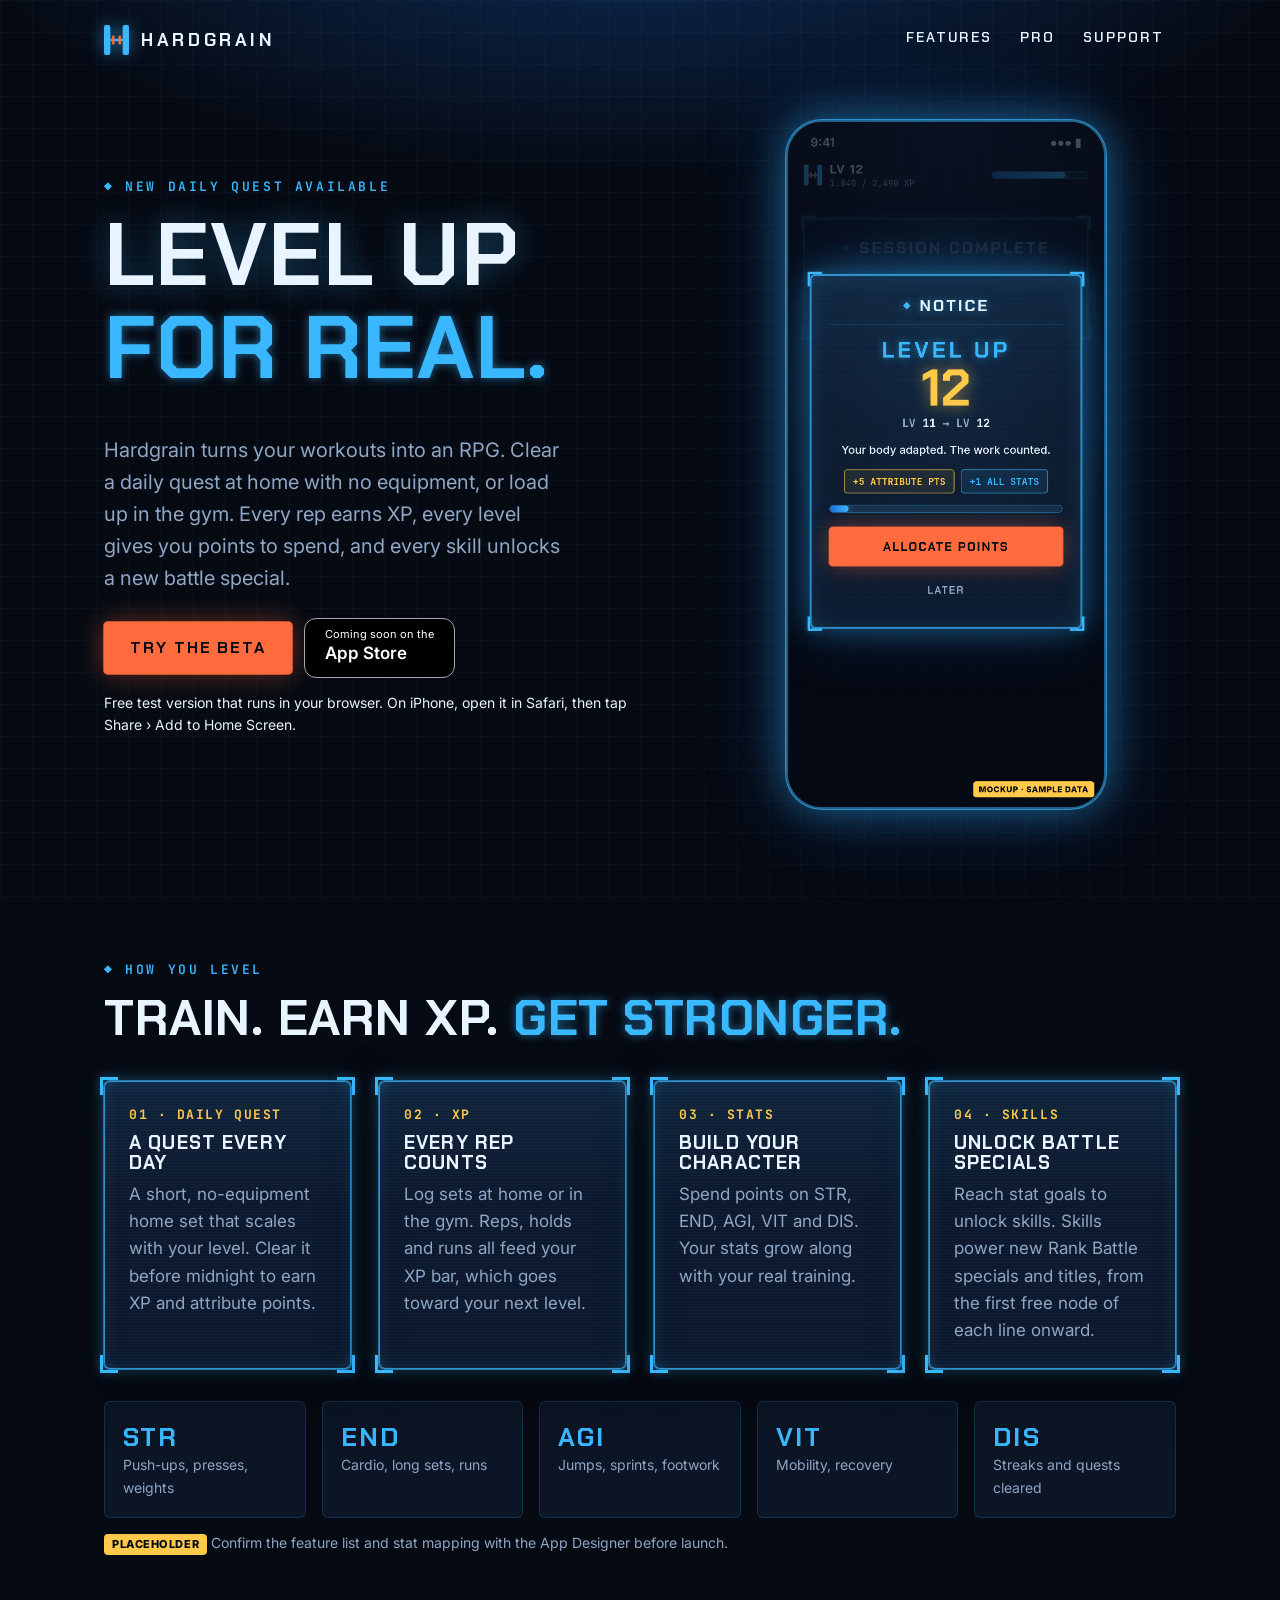
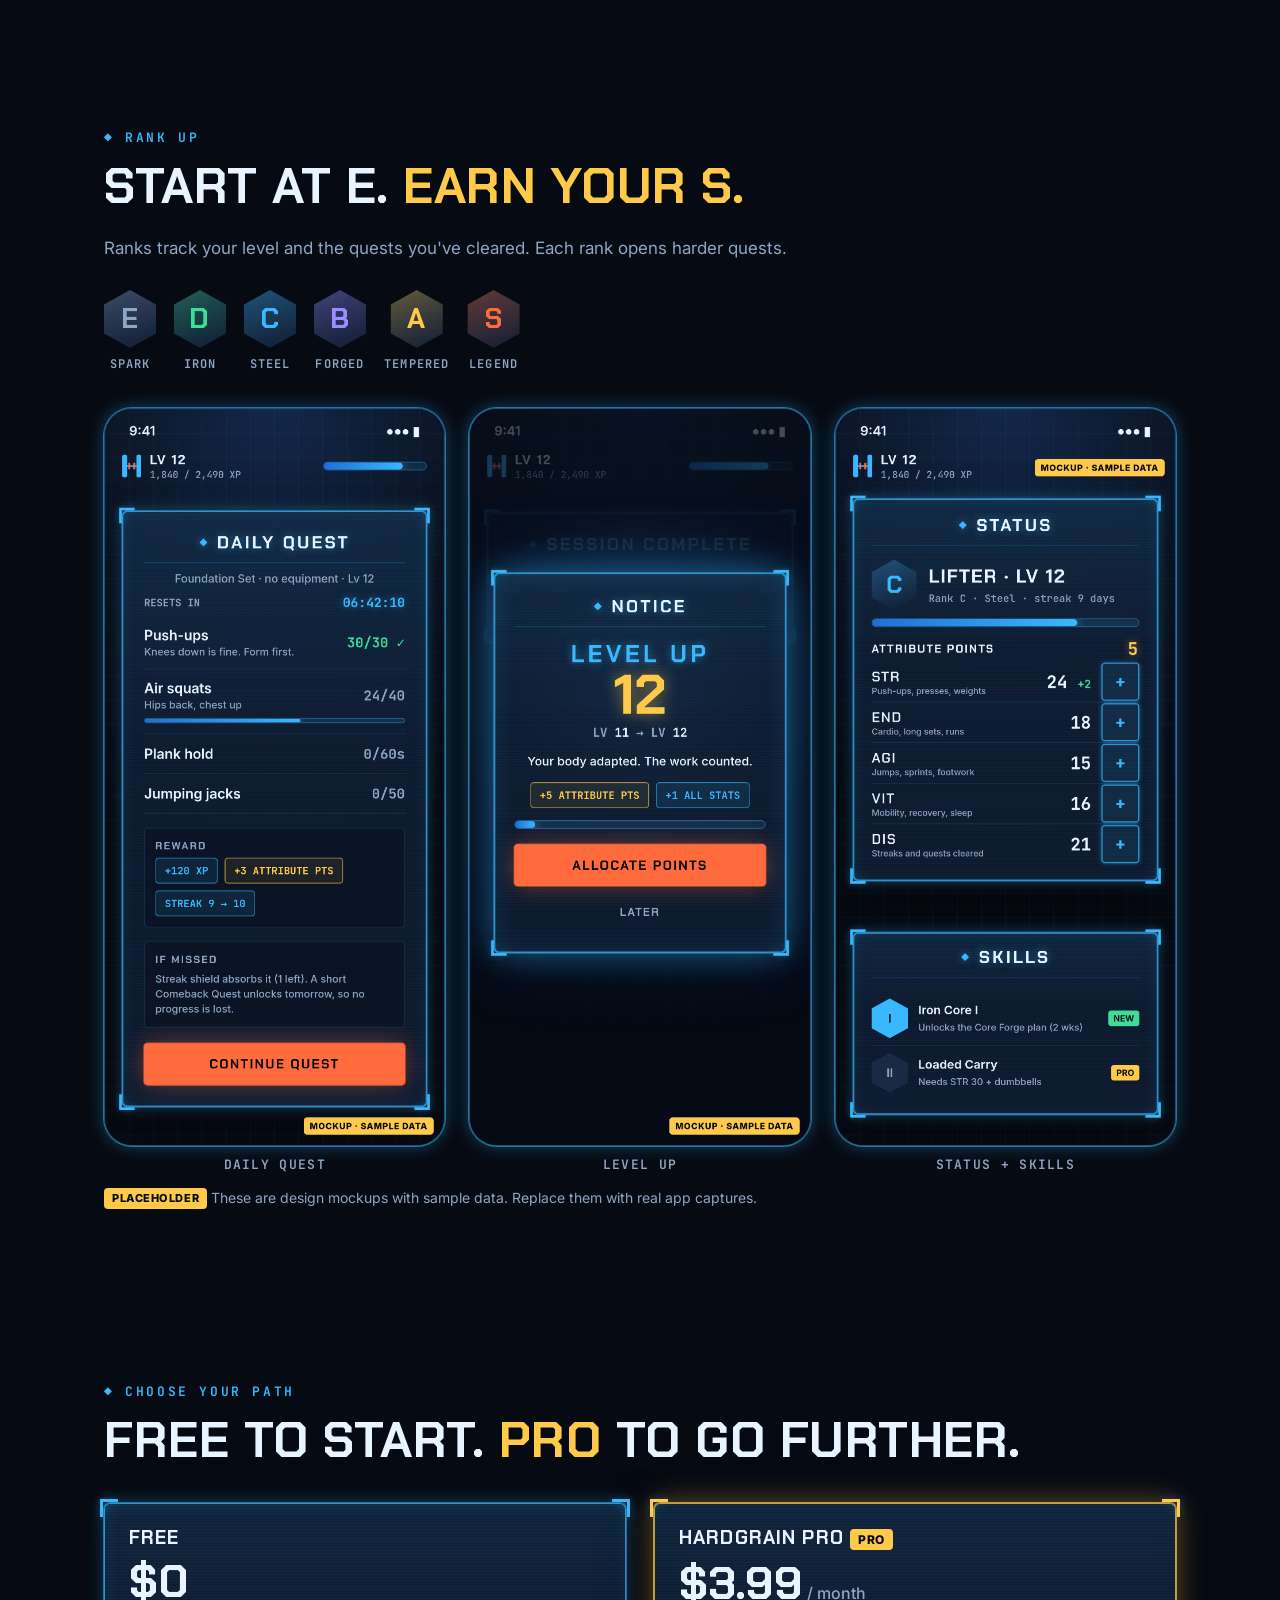
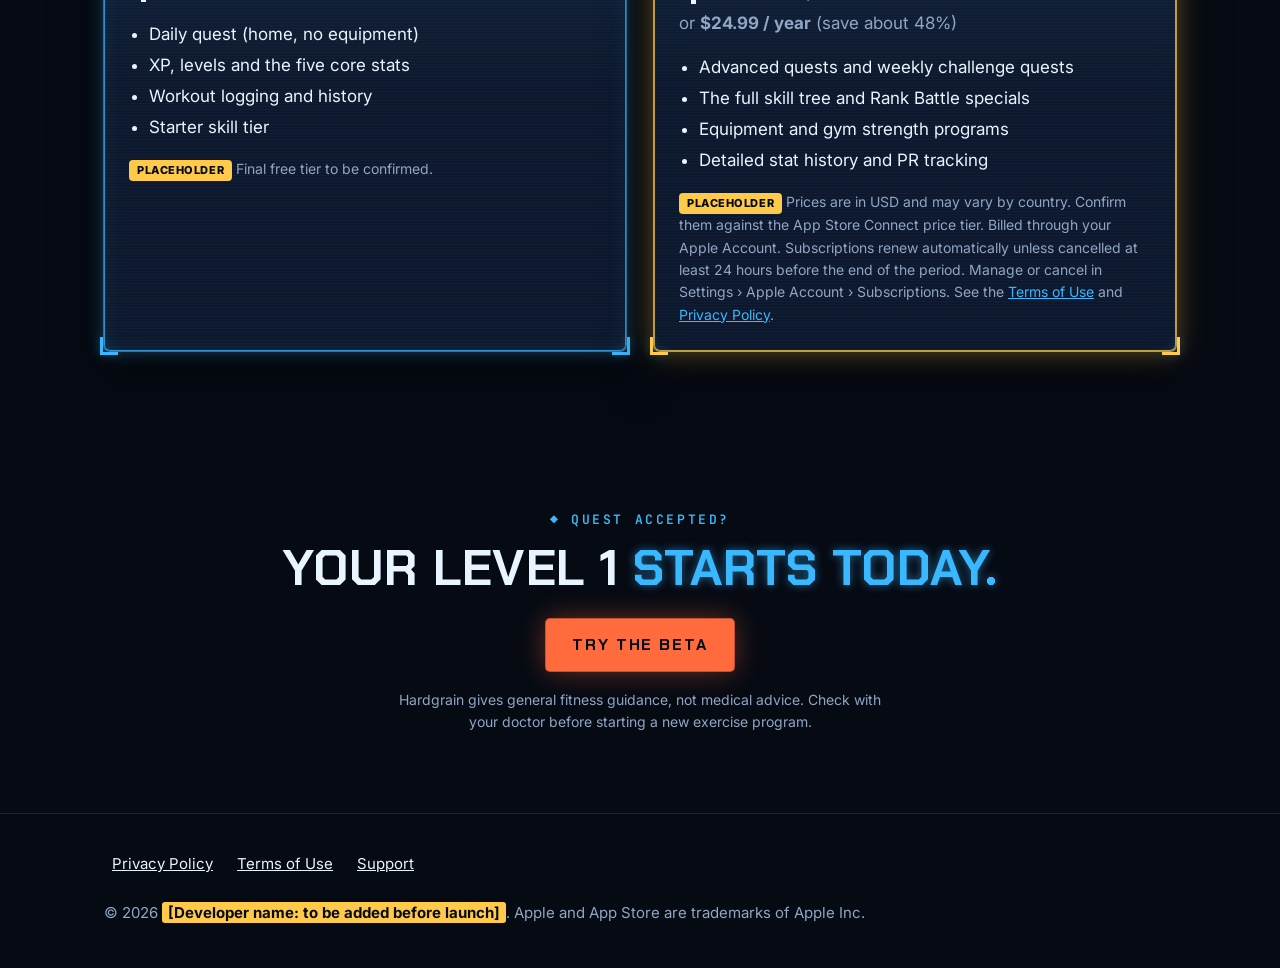
<file: index.html>
<!doctype html><html lang="en"><head><meta charset="utf-8"><meta name="viewport" content="width=device-width,initial-scale=1"><link rel="preconnect" href="https://fonts.googleapis.com"><link rel="preconnect" href="https://fonts.gstatic.com" crossorigin><link href="https://fonts.googleapis.com/css2?family=Chakra+Petch:wght@500;600;700&family=Inter:wght@400..800&family=JetBrains+Mono:wght@500;700&display=swap" rel="stylesheet"><meta name="theme-color" content="#060A13"><link rel="stylesheet" href="styles.css"><link rel="icon" href="hardgrain-mark.svg" type="image/svg+xml"><link rel="apple-touch-icon" href="apple-touch-icon.png"><link rel="icon" type="image/png" sizes="32x32" href="favicon-32.png"><title>Hardgrain: Level Up Your Workouts</title><meta name="description" content="Hardgrain turns workouts into an RPG: daily quests, XP, stats and skills, at home or in the gym."></head><body>
<header class="wrap nav"><a class="brand" href="index.html"><img src="hardgrain-mark.svg" alt="" width="25" height="30">Hardgrain</a><nav aria-label="Main"><ul><li><a href="index.html#features">Features</a></li><li><a href="index.html#pro">Pro</a></li><li><a href="support.html">Support</a></li></ul></nav></header>
<main>
<section class="wrap hero" aria-labelledby="h" style="padding-top:40px">
 <div>
  <span class="eyebrow">◆ New daily quest available</span>
  <h1 id="h">Level up<br><span class="hl">for real.</span></h1>
  <p class="lede">Hardgrain turns your workouts into an RPG. Clear a daily quest at home with no equipment, or load up in the gym. Every rep earns XP, every level gives you points to spend, and every skill unlocks a new battle special.</p>
  <div class="ctas"><a class="btn btn-primary" href="/app/">Try the beta</a><a class="badge" href="#" aria-label="App Store (coming soon)"><span><small>Coming soon on the</small>App Store</span></a></div>
  <p class="fine">Free test version that runs in your browser. On iPhone, open it in Safari, then tap Share › Add to Home Screen.</p>
 </div>
 <div class="shot"><img src="hardgrain-mockup-levelup-1179x2556.png" alt="Hardgrain level-up screen showing Level 12 and five attribute points to allocate" width="1179" height="2556"></div>
</section>

<section id="features" aria-labelledby="f"><div class="wrap">
 <span class="eyebrow">◆ How you level</span>
 <h2 id="f">Train. Earn XP. <span class="hl">Get stronger.</span></h2>
 <div class="grid">
  <div class="system-window"><span class="ic">01 · DAILY QUEST</span><h3>A quest every day</h3><p>A short, no-equipment home set that scales with your level. Clear it before midnight to earn XP and attribute points.</p></div>
  <div class="system-window"><span class="ic">02 · XP</span><h3>Every rep counts</h3><p>Log sets at home or in the gym. Reps, holds and runs all feed your XP bar, which goes toward your next level.</p></div>
  <div class="system-window"><span class="ic">03 · STATS</span><h3>Build your character</h3><p>Spend points on STR, END, AGI, VIT and DIS. Your stats grow along with your real training.</p></div>
  <div class="system-window"><span class="ic">04 · SKILLS</span><h3>Unlock battle specials</h3><p>Reach stat goals to unlock skills. Skills power new Rank Battle specials and titles, from the first free node of each line onward.</p></div>
 </div>
 <div class="stats" aria-label="Attributes">
  <div class="stat"><b>STR</b><span>Push-ups, presses, weights</span></div>
  <div class="stat"><b>END</b><span>Cardio, long sets, runs</span></div>
  <div class="stat"><b>AGI</b><span>Jumps, sprints, footwork</span></div>
  <div class="stat"><b>VIT</b><span>Mobility, recovery</span></div>
  <div class="stat"><b>DIS</b><span>Streaks and quests cleared</span></div>
 </div>
 <p class="fine muted"><span class="placeholder">Placeholder</span> Confirm the feature list and stat mapping with the App Designer before launch.</p>
</div></section>

<section aria-labelledby="r"><div class="wrap">
 <span class="eyebrow">◆ Rank up</span>
 <h2 id="r">Start at E. <span class="gold">Earn your S.</span></h2>
 <p class="muted">Ranks track your level and the quests you've cleared. Each rank opens harder quests.</p>
 <div class="ranks">
  <div><span class="rank-badge" data-rank="E">E</span>SPARK</div>
  <div><span class="rank-badge" data-rank="D">D</span>IRON</div>
  <div><span class="rank-badge" data-rank="C">C</span>STEEL</div>
  <div><span class="rank-badge" data-rank="B">B</span>FORGED</div>
  <div><span class="rank-badge" data-rank="A">A</span>TEMPERED</div>
  <div><span class="rank-badge" data-rank="S">S</span>LEGEND</div>
 </div>
 <div class="screens">
  <figure><img src="hardgrain-mockup-quest-1179x2556.png" alt="Daily quest window" loading="lazy" width="1179" height="2556"><figcaption>DAILY QUEST</figcaption></figure>
  <figure><img src="hardgrain-mockup-levelup-1179x2556.png" alt="Level-up notice" loading="lazy" width="1179" height="2556"><figcaption>LEVEL UP</figcaption></figure>
  <figure><img src="hardgrain-mockup-stats-1179x2556.png" alt="Status window with attribute points" loading="lazy" width="1179" height="2556"><figcaption>STATUS + SKILLS</figcaption></figure>
 </div>
 <p class="fine muted"><span class="placeholder">Placeholder</span> These are design mockups with sample data. Replace them with real app captures.</p>
</div></section>

<section id="pro" aria-labelledby="p"><div class="wrap">
 <span class="eyebrow">◆ Choose your path</span>
 <h2 id="p">Free to start. <span class="gold">Pro</span> to go further.</h2>
 <div class="plans">
  <div class="plan system-window"><h3>Free</h3><div class="price">$0</div><ul><li>Daily quest (home, no equipment)</li><li>XP, levels and the five core stats</li><li>Workout logging and history</li><li>Starter skill tier</li></ul><p class="fine muted"><span class="placeholder">Placeholder</span> Final free tier to be confirmed.</p></div>
  <div class="plan pro system-window"><h3>Hardgrain Pro <span class="pill">PRO</span></h3><div class="price">$3.99<small> / month</small></div><p>or <strong>$24.99 / year</strong> (save about 48%)</p><ul><li>Advanced quests and weekly challenge quests</li><li>The full skill tree and Rank Battle specials</li><li>Equipment and gym strength programs</li><li>Detailed stat history and PR tracking</li></ul><p class="fine muted"><span class="placeholder">Placeholder</span> Prices are in USD and may vary by country. Confirm them against the App Store Connect price tier. Billed through your Apple Account. Subscriptions renew automatically unless cancelled at least 24 hours before the end of the period. Manage or cancel in Settings › Apple Account › Subscriptions. See the <a href="terms.html">Terms of Use</a> and <a href="privacy.html">Privacy Policy</a>.</p></div>
 </div>
</div></section>

<section class="cta" aria-labelledby="d"><div class="wrap">
 <span class="eyebrow">◆ Quest accepted?</span>
 <h2 id="d">Your level 1 <span class="hl">starts today.</span></h2>
 <div class="ctas" style="justify-content:center"><a class="btn btn-primary" href="/app/">Try the beta</a></div>
 <p class="fine muted" style="max-width:56ch;margin:18px auto 0">Hardgrain gives general fitness guidance, not medical advice. Check with your doctor before starting a new exercise program.</p>
</div></section>
</main>
<footer><div class="wrap"><nav aria-label="Legal"><a href="privacy.html">Privacy Policy</a><a href="terms.html">Terms of Use</a><a href="support.html">Support</a></nav><p>© 2026 <span class="ph">[Developer name: to be added before launch]</span>. Apple and App Store are trademarks of Apple Inc.</p></div></footer>
</body></html>
</file>
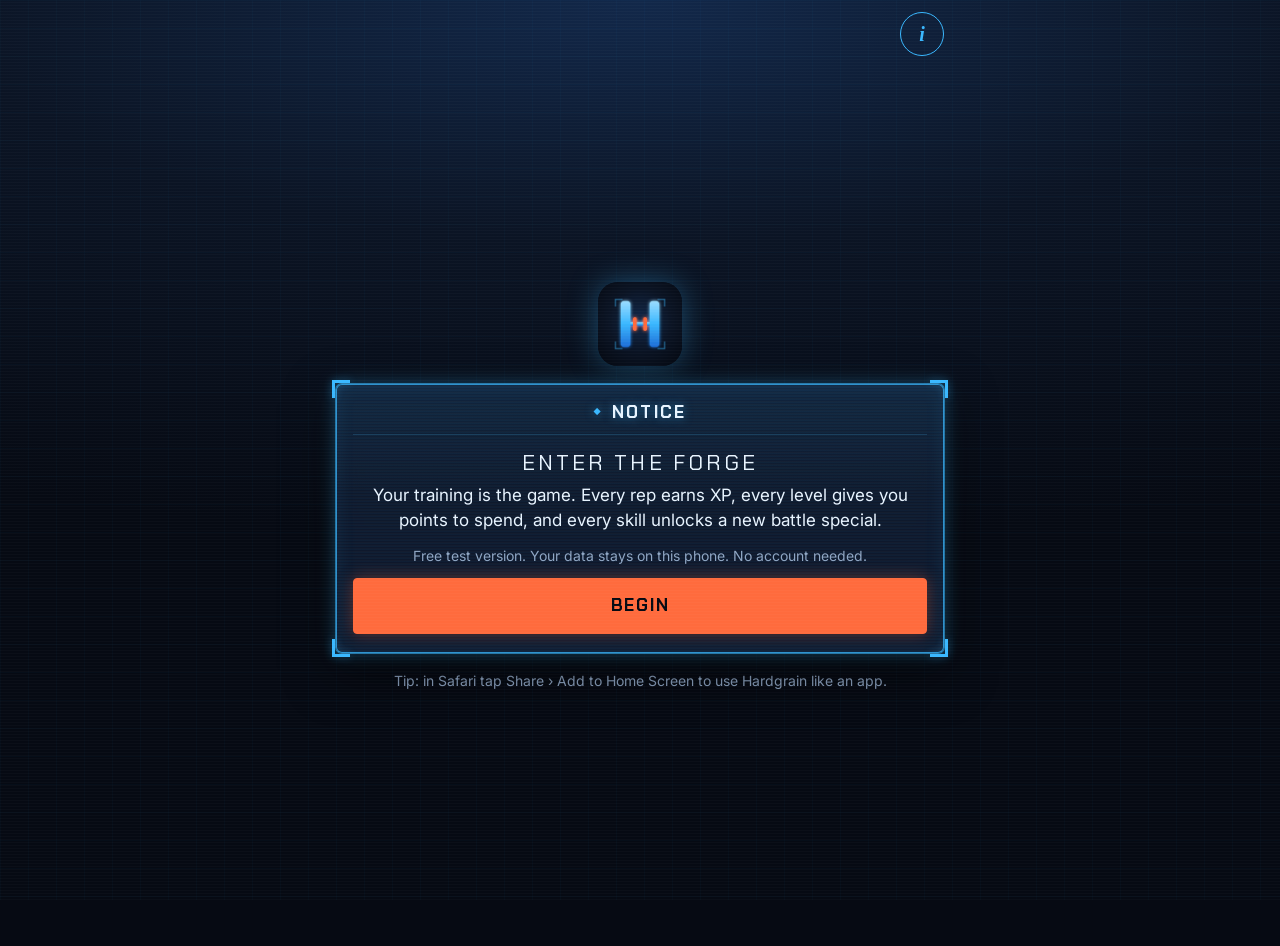
<file: app/index.html>
<!doctype html>
<html lang="en">
<head>
<meta charset="utf-8">
<meta name="viewport" content="width=device-width,initial-scale=1,viewport-fit=cover">
<meta name="theme-color" content="#050A18">
<meta name="color-scheme" content="dark">
<meta name="apple-mobile-web-app-capable" content="yes">
<meta name="mobile-web-app-capable" content="yes">
<meta name="apple-mobile-web-app-status-bar-style" content="black-translucent">
<meta name="apple-mobile-web-app-title" content="Hardgrain">
<meta name="format-detection" content="telephone=no">
<title>Hardgrain</title>
<link rel="manifest" href="manifest.webmanifest">
<link rel="apple-touch-icon" href="icons/apple-touch-icon.png">
<link rel="icon" type="image/png" href="icons/favicon-32.png">
<link rel="preconnect" href="https://fonts.googleapis.com"><link rel="preconnect" href="https://fonts.gstatic.com" crossorigin>
<!-- Designer drop-in theme (tokens + component classes). Replace this file to re-skin. -->
<link rel="stylesheet" href="hardgrain-theme.css">
<link rel="stylesheet" href="theme.css">
<link rel="stylesheet" href="app.css?v=34">
</head>
<body>
<div id="app" aria-live="polite"></div>
<nav id="tabs" class="tabs" hidden aria-label="Main"></nav>
<div id="modal-root"></div>
<script src="config.js?v=34"></script>
<script src="plans.js?v=34"></script>
<script src="game.js?v=34"></script>
<script src="library.js?v=34"></script>
<script src="app.js?v=34"></script>
</body>
</html>
</file>
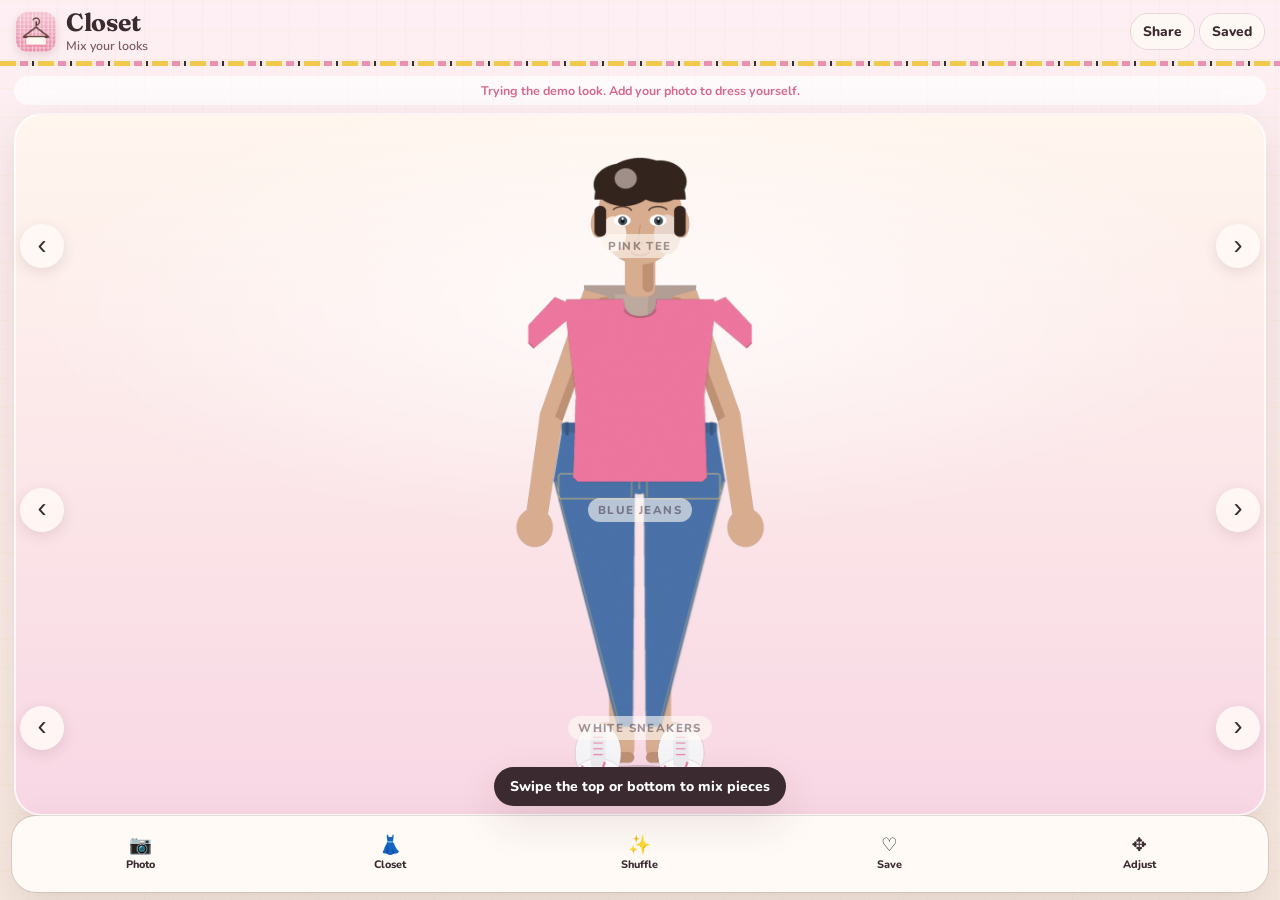
<file: closet/index.html>
<!doctype html>
<html lang="en">
<head>
  <meta charset="utf-8">
  <meta name="viewport" content="width=device-width,initial-scale=1,viewport-fit=cover">
  <meta name="theme-color" content="#e891b0">
  <meta name="color-scheme" content="light">
  <meta name="apple-mobile-web-app-capable" content="yes">
  <meta name="mobile-web-app-capable" content="yes">
  <meta name="apple-mobile-web-app-status-bar-style" content="black-translucent">
  <meta name="apple-mobile-web-app-title" content="Closet">
  <meta name="format-detection" content="telephone=no">
  <meta name="description" content="Mix and match outfits on your photo. Pieces layer on you — not a realistic try-on.">
  <title>Closet</title>
  <link rel="manifest" href="manifest.webmanifest">
  <link rel="apple-touch-icon" href="icons/apple-touch-icon.png">
  <link rel="icon" type="image/png" href="icons/favicon-32.png">
  <link rel="preconnect" href="https://fonts.googleapis.com">
  <link rel="preconnect" href="https://fonts.gstatic.com" crossorigin>
  <link href="https://fonts.googleapis.com/css2?family=Fraunces:ital,opsz,wght@0,9..144,500;0,9..144,700;1,9..144,550&family=Nunito:wght@500;600;700;800&display=swap" rel="stylesheet">
  <link rel="stylesheet" href="styles.css">
</head>
<body>
  <div id="app">
    <header class="topbar">
      <div class="brand">
        <img class="mark" src="icons/icon-192.png" alt="" width="40" height="40">
        <div>
          <h1>Closet</h1>
          <p class="tag">Mix your looks</p>
        </div>
      </div>
      <div class="top-actions">
        <button type="button" class="text-btn" id="btn-share" data-testid="btn-share">Share</button>
        <button type="button" class="text-btn" id="btn-saved" data-testid="btn-saved">Saved</button>
      </div>
    </header>

    <main class="main">
      <p id="banner-demo" class="banner" hidden>Trying the demo look. Add your photo to dress yourself.</p>

      <section id="stage" class="stage" data-testid="stage" aria-label="Outfit stage">
        <div id="figure-wrap" class="figure-wrap">
          <img id="person-img" alt="Your photo">
          <div class="layer" data-cat="bottom"><img class="garm current" alt=""><img class="garm peek" alt="" hidden></div>
          <div class="layer" data-cat="top"><img class="garm current" alt=""><img class="garm peek" alt="" hidden></div>
          <div class="layer" data-cat="dress" hidden><img class="garm current" alt=""><img class="garm peek" alt="" hidden></div>
          <div class="layer" data-cat="outer" hidden><img class="garm current" alt=""><img class="garm peek" alt="" hidden></div>
          <div class="layer" data-cat="shoes"><img class="garm current" alt=""><img class="garm peek" alt="" hidden></div>
        </div>

        <div class="zone zone-top" data-cat="top" data-testid="zone-top">
          <button type="button" class="arrow prev" data-dir="-1" aria-label="Previous top">‹</button>
          <span class="zone-label" id="label-top">Top</span>
          <button type="button" class="arrow next" data-dir="1" aria-label="Next top">›</button>
        </div>
        <div class="zone zone-bottom" data-cat="bottom" data-testid="zone-bottom">
          <button type="button" class="arrow prev" data-dir="-1" aria-label="Previous bottom">‹</button>
          <span class="zone-label" id="label-bottom">Bottom</span>
          <button type="button" class="arrow next" data-dir="1" aria-label="Next bottom">›</button>
        </div>
        <div class="zone zone-shoes" data-cat="shoes" data-testid="zone-shoes">
          <button type="button" class="arrow prev" data-dir="-1" aria-label="Previous shoes">‹</button>
          <span class="zone-label" id="label-shoes">Shoes</span>
          <button type="button" class="arrow next" data-dir="1" aria-label="Next shoes">›</button>
        </div>
      </section>

      <div id="adjust-bar" class="adjust-bar" hidden>
        <p>Drag to move · Pinch to resize</p>
        <div class="nudge" aria-label="Nudge selected piece">
          <button type="button" data-nudge="0,-6" aria-label="Nudge up">↑</button>
          <button type="button" data-nudge="-6,0" aria-label="Nudge left">←</button>
          <button type="button" data-nudge="6,0" aria-label="Nudge right">→</button>
          <button type="button" data-nudge="0,6" aria-label="Nudge down">↓</button>
          <button type="button" data-scale="-0.05" aria-label="Make smaller">−</button>
          <button type="button" data-scale="0.05" aria-label="Make bigger">+</button>
        </div>
        <div class="layer-chips" id="layer-chips"></div>
      </div>
    </main>

    <nav class="dock" aria-label="Actions">
      <button type="button" id="btn-photo" data-testid="btn-photo">
        <span class="ico" aria-hidden="true">📷</span><span>Photo</span>
      </button>
      <button type="button" id="btn-closet" data-testid="btn-closet">
        <span class="ico" aria-hidden="true">👗</span><span>Closet</span>
      </button>
      <button type="button" id="btn-shuffle" data-testid="btn-shuffle">
        <span class="ico" aria-hidden="true">✨</span><span>Shuffle</span>
      </button>
      <button type="button" id="btn-save" data-testid="btn-save">
        <span class="ico" aria-hidden="true">♡</span><span>Save</span>
      </button>
      <button type="button" id="btn-adjust" data-testid="btn-adjust" aria-pressed="false">
        <span class="ico" aria-hidden="true">✥</span><span>Adjust</span>
      </button>
    </nav>
  </div>

  <div id="sheet-root" class="sheet-root" hidden></div>
  <div id="editor-root" class="editor-root" hidden></div>
  <div id="toast" class="toast" hidden role="status"></div>

  <input type="file" id="file-person-camera" accept="image/*" capture="environment" hidden>
  <input type="file" id="file-person-lib" accept="image/*" hidden>
  <input type="file" id="file-item-camera" accept="image/*" capture="environment" hidden>
  <input type="file" id="file-item-lib" accept="image/*" data-testid="file-item-lib" hidden>

  <script src="db.js"></script>
  <script src="bg.js"></script>
  <script src="app.js"></script>
</body>
</html>
</file>
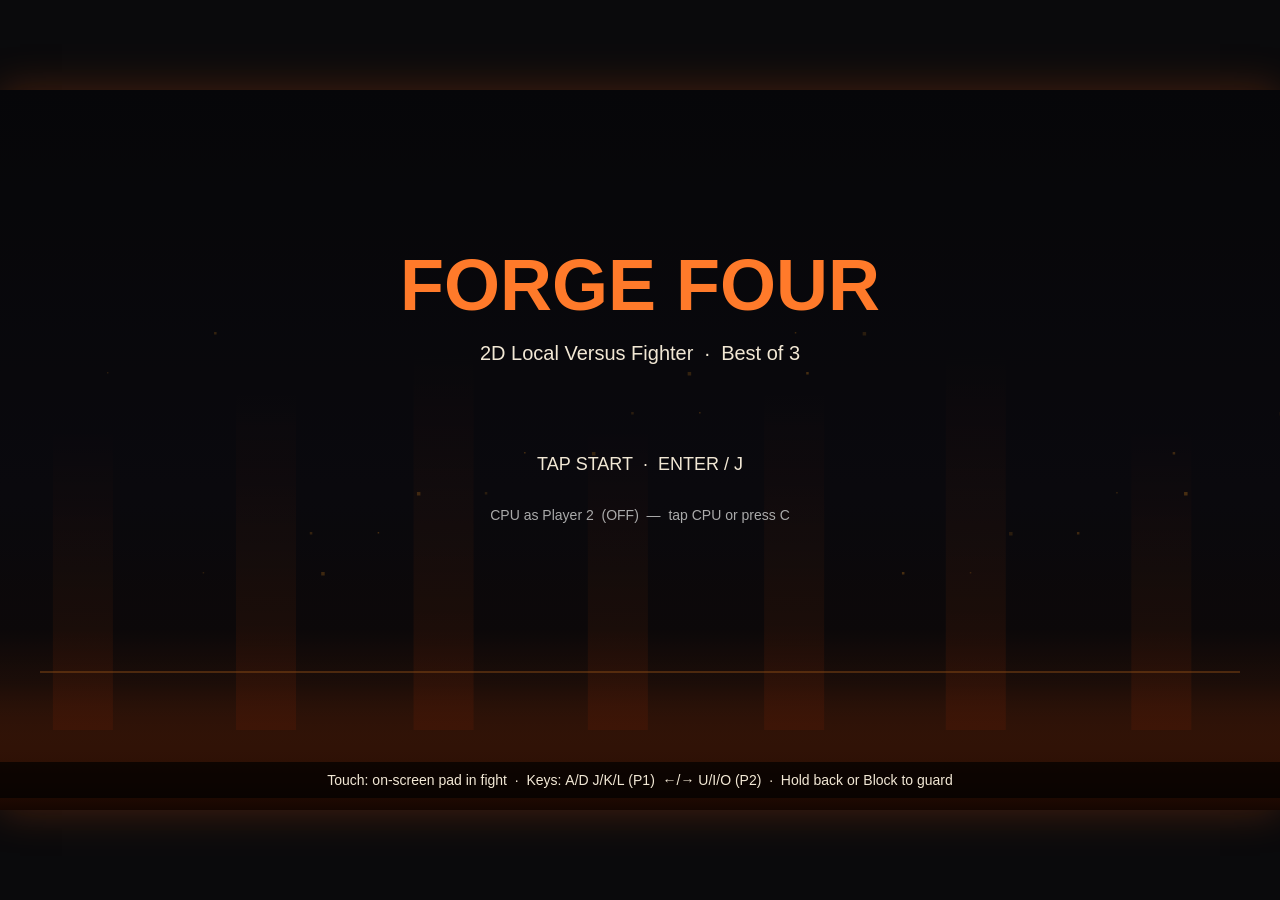
<file: forge-four/index.html>
<!DOCTYPE html>
<html lang="en">
<head>
  <meta charset="UTF-8" />
  <meta name="viewport" content="width=device-width, initial-scale=1, maximum-scale=1, user-scalable=no, viewport-fit=cover" />
  <meta name="apple-mobile-web-app-capable" content="yes" />
  <meta name="mobile-web-app-capable" content="yes" />
  <title>Forge Four — Vertical Slice</title>
  <link rel="stylesheet" href="css/style.css" />
</head>
<body>
  <div id="wrap">
    <div id="boot">Loading Forge Four…</div>
    <canvas id="game" tabindex="0" aria-label="Forge Four game canvas"></canvas>

    <!-- Menu / select touch UI (shown on touch or narrow) -->
    <div id="touch-ui" aria-hidden="true">
      <button type="button" class="tui" id="btn-start" data-ui="start" data-show="title">START</button>
      <button type="button" class="tui" id="btn-cpu" data-ui="cpu" data-show="title select">CPU</button>
      <button type="button" class="tui" id="btn-lock" data-ui="lock" data-show="select">LOCK</button>
      <button type="button" class="tui" id="btn-rematch" data-ui="rematch" data-show="match">REMATCH</button>
      <button type="button" class="tui" id="btn-select" data-ui="select" data-show="match">SELECT</button>
      <button type="button" class="tui" id="btn-resume" data-ui="resume" data-show="pause">RESUME</button>
    </div>

    <!-- Fight touch pad — large bottom controls for P1 -->
    <div id="touch-pad" aria-hidden="true">
      <div class="pad-cluster pad-move">
        <button type="button" class="pad-btn" data-action="left" data-side="p1" data-hold="1" aria-label="Left">◀</button>
        <button type="button" class="pad-btn" data-action="right" data-side="p1" data-hold="1" aria-label="Right">▶</button>
        <button type="button" class="pad-btn pad-block" data-action="block" data-side="p1" data-hold="1" aria-label="Block">BLK</button>
      </div>
      <div class="pad-cluster pad-mid">
        <button type="button" class="pad-btn pad-pause" data-action="pause" data-hold="0" aria-label="Pause">❚❚</button>
      </div>
      <div class="pad-cluster pad-attack">
        <button type="button" class="pad-btn pad-light" data-action="light" data-side="p1" data-hold="1" aria-label="Light">L</button>
        <button type="button" class="pad-btn pad-heavy" data-action="heavy" data-side="p1" data-hold="1" aria-label="Heavy">H</button>
        <button type="button" class="pad-btn pad-special" data-action="special" data-side="p1" data-hold="1" aria-label="Special">SP</button>
      </div>
    </div>
  </div>
  <script src="js/config.js"></script>
  <script src="js/input.js"></script>
  <script src="js/characters.js"></script>
  <script src="js/fighter.js"></script>
  <script src="js/combat.js"></script>
  <script src="js/render.js"></script>
  <script src="js/scenes.js"></script>
  <script src="js/main.js"></script>
</body>
</html>
</file>
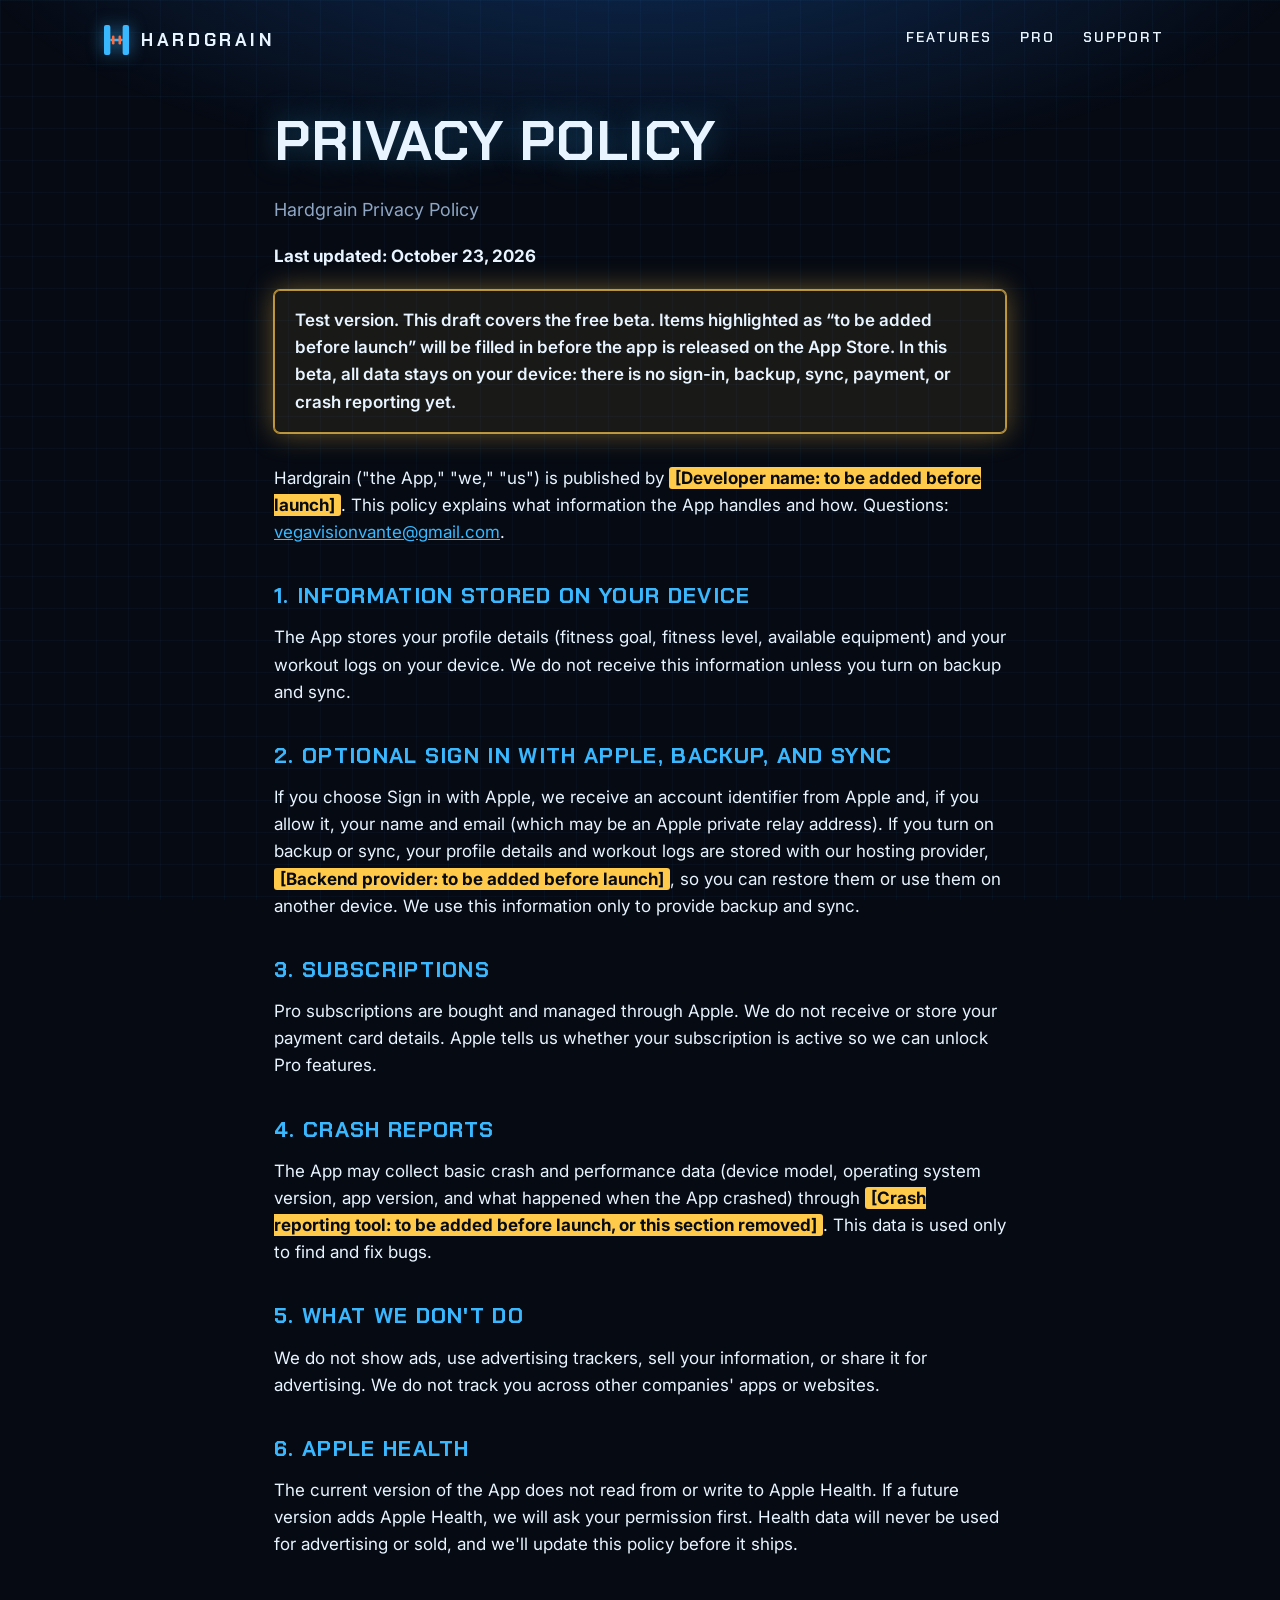
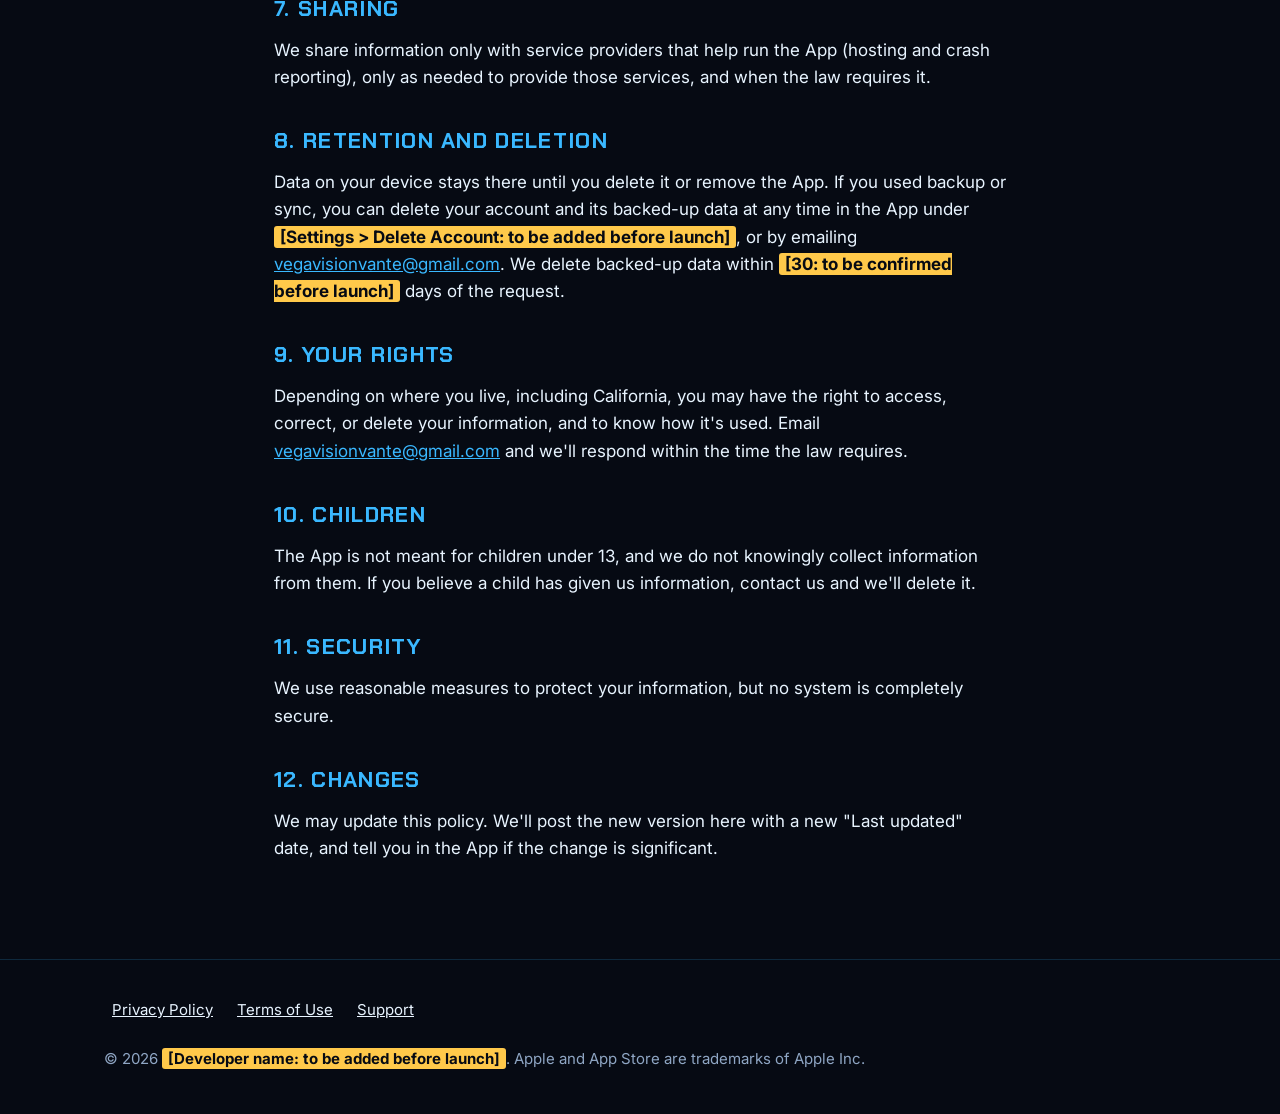
<file: privacy.html>
<!doctype html><html lang="en"><head><meta charset="utf-8"><meta name="viewport" content="width=device-width,initial-scale=1"><link rel="preconnect" href="https://fonts.googleapis.com"><link rel="preconnect" href="https://fonts.gstatic.com" crossorigin><link href="https://fonts.googleapis.com/css2?family=Chakra+Petch:wght@500;600;700&family=Inter:wght@400..800&family=JetBrains+Mono:wght@500;700&display=swap" rel="stylesheet"><meta name="theme-color" content="#060A13"><link rel="stylesheet" href="styles.css"><link rel="icon" href="hardgrain-mark.svg" type="image/svg+xml"><link rel="apple-touch-icon" href="apple-touch-icon.png"><title>Privacy Policy · Hardgrain</title><meta name="robots" content="noindex"></head><body>
<header class="wrap nav"><a class="brand" href="index.html"><img src="hardgrain-mark.svg" alt="" width="25" height="30">Hardgrain</a><nav aria-label="Main"><ul><li><a href="index.html#features">Features</a></li><li><a href="index.html#pro">Pro</a></li><li><a href="support.html">Support</a></li></ul></nav></header>
<main class="doc">
<h1>Privacy Policy</h1>
<p class="lede" style="font-size:18px">Hardgrain Privacy Policy</p>
<p><strong>Last updated: October 23, 2026</strong></p>
<div class="notice" role="note">Test version. This draft covers the free beta. Items highlighted as “to be added before launch” will be filled in before the app is released on the App Store. In this beta, all data stays on your device: there is no sign-in, backup, sync, payment, or crash reporting yet.</div>
<p>Hardgrain (&quot;the App,&quot; &quot;we,&quot; &quot;us&quot;) is published by <span class="ph">[Developer name: to be added before launch]</span>. This policy explains what information the App handles and how. Questions: <a href="mailto:vegavisionvante@gmail.com">vegavisionvante@gmail.com</a>.</p>
<h2>1. Information stored on your device</h2>
<p>The App stores your profile details (fitness goal, fitness level, available equipment) and your workout logs on your device. We do not receive this information unless you turn on backup and sync.</p>
<h2>2. Optional Sign in with Apple, backup, and sync</h2>
<p>If you choose Sign in with Apple, we receive an account identifier from Apple and, if you allow it, your name and email (which may be an Apple private relay address). If you turn on backup or sync, your profile details and workout logs are stored with our hosting provider, <span class="ph">[Backend provider: to be added before launch]</span>, so you can restore them or use them on another device. We use this information only to provide backup and sync.</p>
<h2>3. Subscriptions</h2>
<p>Pro subscriptions are bought and managed through Apple. We do not receive or store your payment card details. Apple tells us whether your subscription is active so we can unlock Pro features.</p>
<h2>4. Crash reports</h2>
<p>The App may collect basic crash and performance data (device model, operating system version, app version, and what happened when the App crashed) through <span class="ph">[Crash reporting tool: to be added before launch, or this section removed]</span>. This data is used only to find and fix bugs.</p>
<h2>5. What we don&#x27;t do</h2>
<p>We do not show ads, use advertising trackers, sell your information, or share it for advertising. We do not track you across other companies&#x27; apps or websites.</p>
<h2>6. Apple Health</h2>
<p>The current version of the App does not read from or write to Apple Health. If a future version adds Apple Health, we will ask your permission first. Health data will never be used for advertising or sold, and we&#x27;ll update this policy before it ships.</p>
<h2>7. Sharing</h2>
<p>We share information only with service providers that help run the App (hosting and crash reporting), only as needed to provide those services, and when the law requires it.</p>
<h2>8. Retention and deletion</h2>
<p>Data on your device stays there until you delete it or remove the App. If you used backup or sync, you can delete your account and its backed-up data at any time in the App under <span class="ph">[Settings &gt; Delete Account: to be added before launch]</span>, or by emailing <a href="mailto:vegavisionvante@gmail.com">vegavisionvante@gmail.com</a>. We delete backed-up data within <span class="ph">[30: to be confirmed before launch]</span> days of the request.</p>
<h2>9. Your rights</h2>
<p>Depending on where you live, including California, you may have the right to access, correct, or delete your information, and to know how it&#x27;s used. Email <a href="mailto:vegavisionvante@gmail.com">vegavisionvante@gmail.com</a> and we&#x27;ll respond within the time the law requires.</p>
<h2>10. Children</h2>
<p>The App is not meant for children under 13, and we do not knowingly collect information from them. If you believe a child has given us information, contact us and we&#x27;ll delete it.</p>
<h2>11. Security</h2>
<p>We use reasonable measures to protect your information, but no system is completely secure.</p>
<h2>12. Changes</h2>
<p>We may update this policy. We&#x27;ll post the new version here with a new &quot;Last updated&quot; date, and tell you in the App if the change is significant.</p>
</main>
<footer><div class="wrap"><nav aria-label="Legal"><a href="privacy.html">Privacy Policy</a><a href="terms.html">Terms of Use</a><a href="support.html">Support</a></nav><p>© 2026 <span class="ph">[Developer name: to be added before launch]</span>. Apple and App Store are trademarks of Apple Inc.</p></div></footer>
</body></html>
</file>
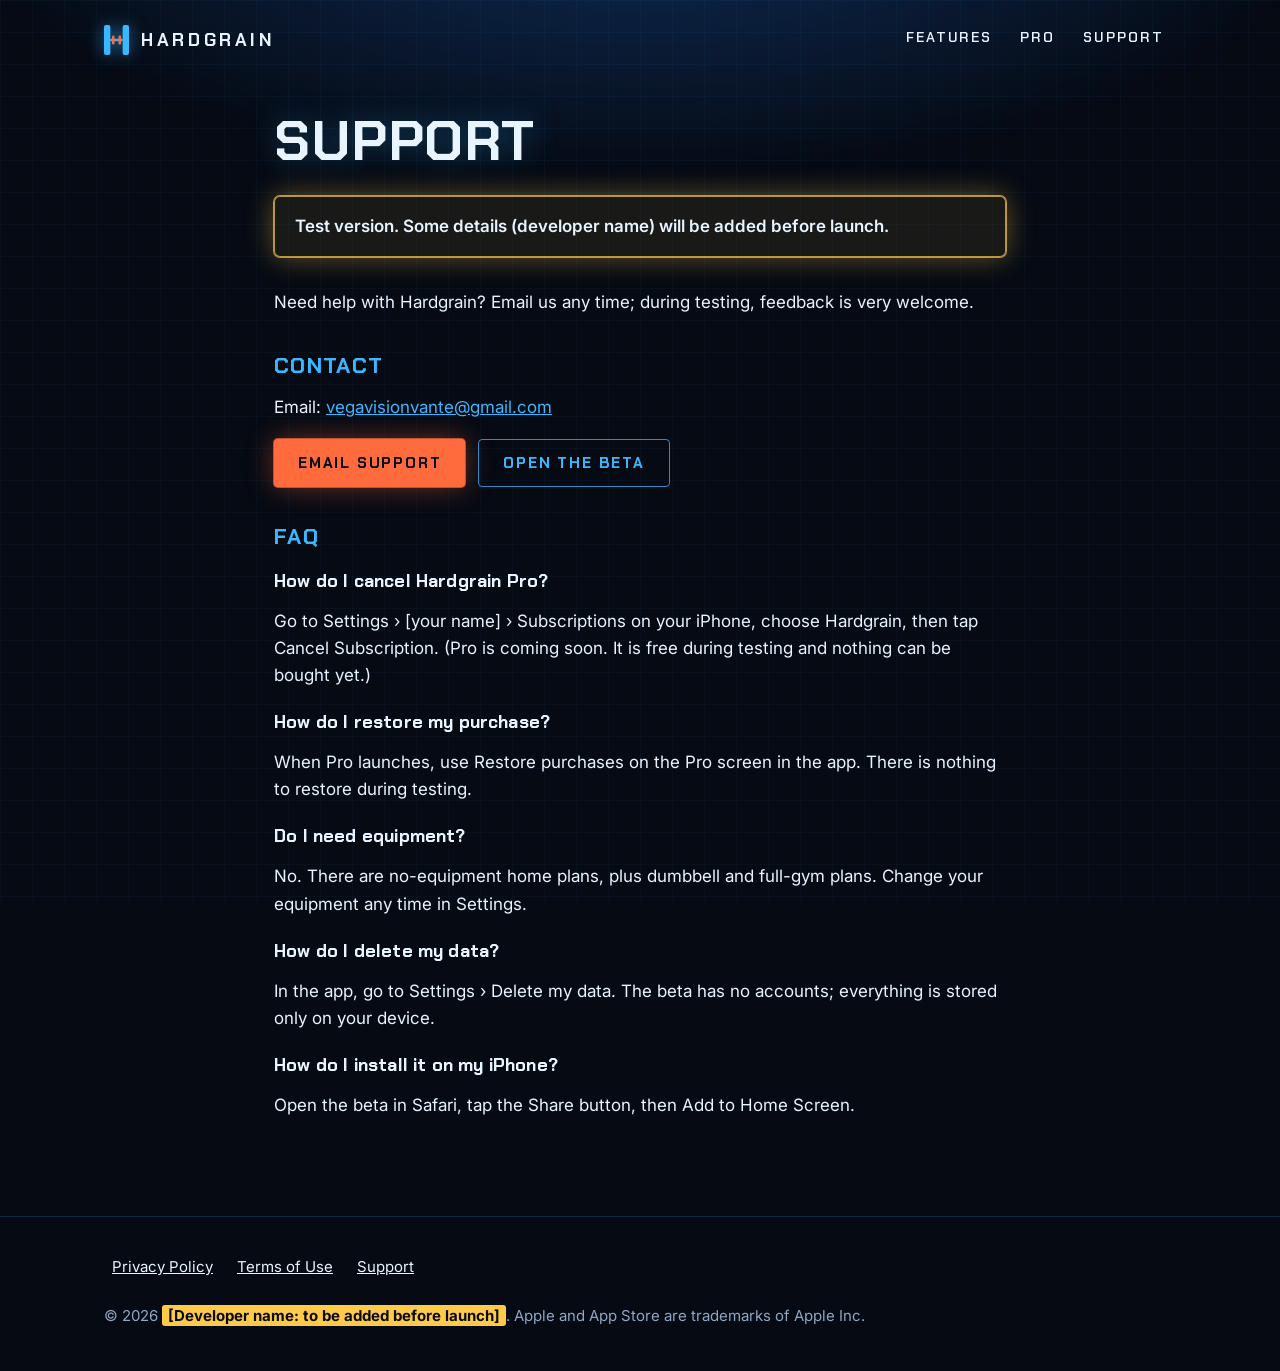
<file: support.html>
<!doctype html><html lang="en"><head><meta charset="utf-8"><meta name="viewport" content="width=device-width,initial-scale=1"><link rel="preconnect" href="https://fonts.googleapis.com"><link rel="preconnect" href="https://fonts.gstatic.com" crossorigin><link href="https://fonts.googleapis.com/css2?family=Chakra+Petch:wght@500;600;700&family=Inter:wght@400..800&family=JetBrains+Mono:wght@500;700&display=swap" rel="stylesheet"><meta name="theme-color" content="#060A13"><link rel="stylesheet" href="styles.css"><link rel="icon" href="hardgrain-mark.svg" type="image/svg+xml"><link rel="apple-touch-icon" href="apple-touch-icon.png"><title>Support · Hardgrain</title><meta name="robots" content="noindex"></head><body>
<header class="wrap nav"><a class="brand" href="index.html"><img src="hardgrain-mark.svg" alt="" width="25" height="30">Hardgrain</a><nav aria-label="Main"><ul><li><a href="index.html#features">Features</a></li><li><a href="index.html#pro">Pro</a></li><li><a href="support.html">Support</a></li></ul></nav></header>
<main class="doc">
<h1>Support</h1>
<div class="notice" role="note">Test version. Some details (developer name) will be added before launch.</div>
<p>Need help with Hardgrain? Email us any time; during testing, feedback is very welcome.</p>
<h2>Contact</h2>
<p>Email: <a href="mailto:vegavisionvante@gmail.com">vegavisionvante@gmail.com</a></p>
<p><a class="btn" href="mailto:vegavisionvante@gmail.com">Email support</a> <a class="btn" href="/app/" style="background:transparent;color:var(--hg-blue);border:var(--hg-border);box-shadow:none;margin-left:8px">Open the beta</a></p>
<h2>FAQ</h2>
<h3>How do I cancel Hardgrain Pro?</h3><p>Go to Settings › [your name] › Subscriptions on your iPhone, choose Hardgrain, then tap Cancel Subscription. (Pro is coming soon. It is free during testing and nothing can be bought yet.)</p>
<h3>How do I restore my purchase?</h3><p>When Pro launches, use Restore purchases on the Pro screen in the app. There is nothing to restore during testing.</p>
<h3>Do I need equipment?</h3><p>No. There are no-equipment home plans, plus dumbbell and full-gym plans. Change your equipment any time in Settings.</p>
<h3>How do I delete my data?</h3><p>In the app, go to Settings › Delete my data. The beta has no accounts; everything is stored only on your device.</p><h3>How do I install it on my iPhone?</h3><p>Open the beta in Safari, tap the Share button, then Add to Home Screen.</p>
</main>
<footer><div class="wrap"><nav aria-label="Legal"><a href="privacy.html">Privacy Policy</a><a href="terms.html">Terms of Use</a><a href="support.html">Support</a></nav><p>© 2026 <span class="ph">[Developer name: to be added before launch]</span>. Apple and App Store are trademarks of Apple Inc.</p></div></footer>
</body></html>
</file>
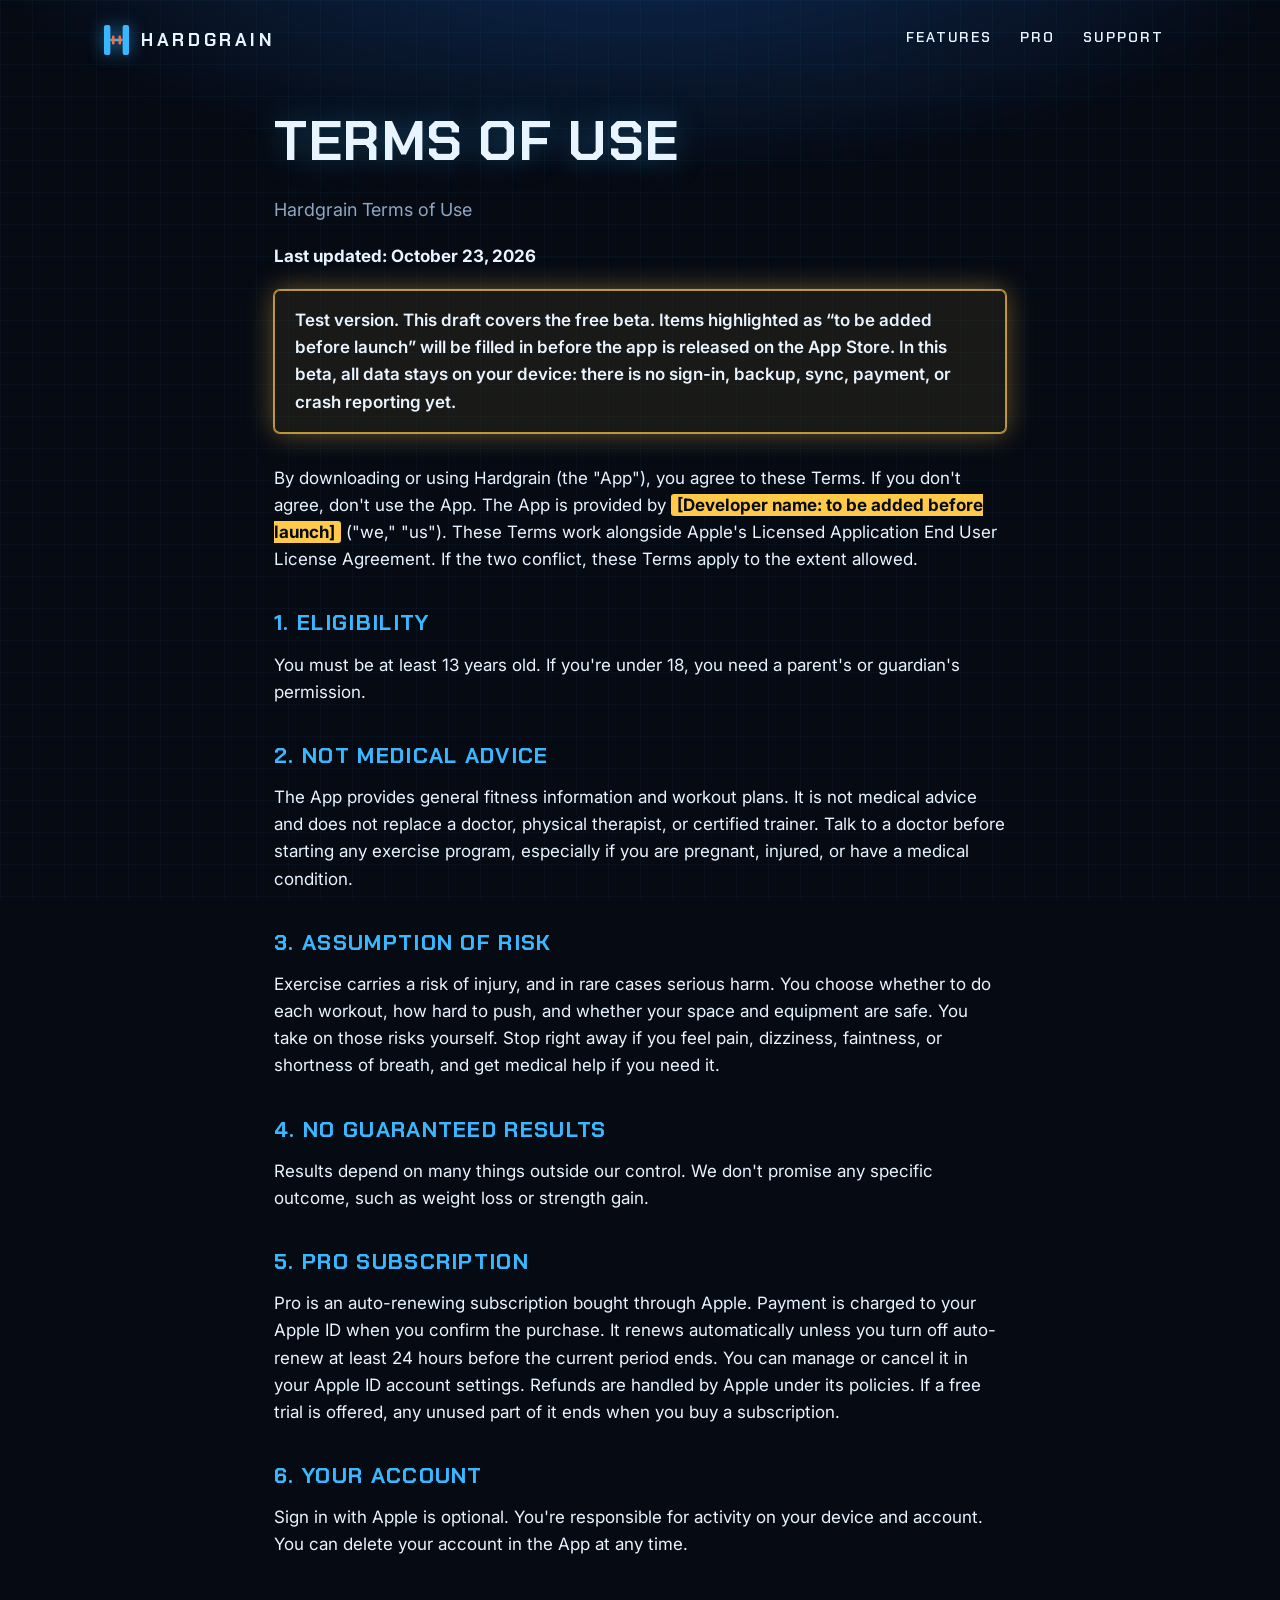
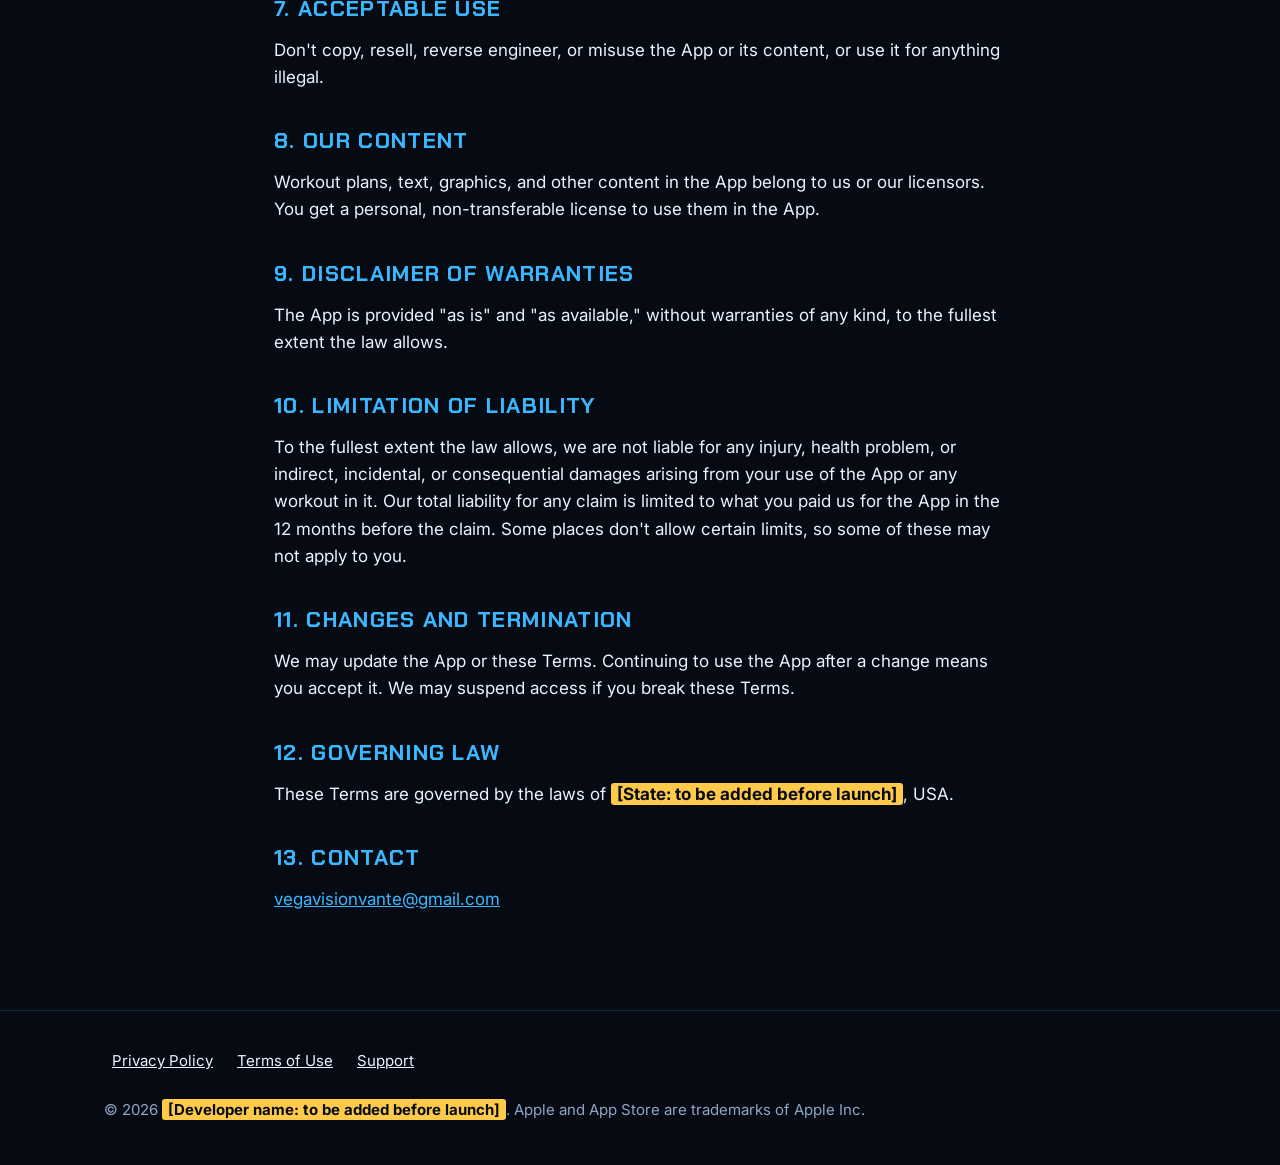
<file: terms.html>
<!doctype html><html lang="en"><head><meta charset="utf-8"><meta name="viewport" content="width=device-width,initial-scale=1"><link rel="preconnect" href="https://fonts.googleapis.com"><link rel="preconnect" href="https://fonts.gstatic.com" crossorigin><link href="https://fonts.googleapis.com/css2?family=Chakra+Petch:wght@500;600;700&family=Inter:wght@400..800&family=JetBrains+Mono:wght@500;700&display=swap" rel="stylesheet"><meta name="theme-color" content="#060A13"><link rel="stylesheet" href="styles.css"><link rel="icon" href="hardgrain-mark.svg" type="image/svg+xml"><link rel="apple-touch-icon" href="apple-touch-icon.png"><title>Terms of Use · Hardgrain</title><meta name="robots" content="noindex"></head><body>
<header class="wrap nav"><a class="brand" href="index.html"><img src="hardgrain-mark.svg" alt="" width="25" height="30">Hardgrain</a><nav aria-label="Main"><ul><li><a href="index.html#features">Features</a></li><li><a href="index.html#pro">Pro</a></li><li><a href="support.html">Support</a></li></ul></nav></header>
<main class="doc">
<h1>Terms of Use</h1>
<p class="lede" style="font-size:18px">Hardgrain Terms of Use</p>
<p><strong>Last updated: October 23, 2026</strong></p>
<div class="notice" role="note">Test version. This draft covers the free beta. Items highlighted as “to be added before launch” will be filled in before the app is released on the App Store. In this beta, all data stays on your device: there is no sign-in, backup, sync, payment, or crash reporting yet.</div>
<p>By downloading or using Hardgrain (the &quot;App&quot;), you agree to these Terms. If you don&#x27;t agree, don&#x27;t use the App. The App is provided by <span class="ph">[Developer name: to be added before launch]</span> (&quot;we,&quot; &quot;us&quot;). These Terms work alongside Apple&#x27;s Licensed Application End User License Agreement. If the two conflict, these Terms apply to the extent allowed.</p>
<h2>1. Eligibility</h2>
<p>You must be at least 13 years old. If you&#x27;re under 18, you need a parent&#x27;s or guardian&#x27;s permission.</p>
<h2>2. Not medical advice</h2>
<p>The App provides general fitness information and workout plans. It is not medical advice and does not replace a doctor, physical therapist, or certified trainer. Talk to a doctor before starting any exercise program, especially if you are pregnant, injured, or have a medical condition.</p>
<h2>3. Assumption of risk</h2>
<p>Exercise carries a risk of injury, and in rare cases serious harm. You choose whether to do each workout, how hard to push, and whether your space and equipment are safe. You take on those risks yourself. Stop right away if you feel pain, dizziness, faintness, or shortness of breath, and get medical help if you need it.</p>
<h2>4. No guaranteed results</h2>
<p>Results depend on many things outside our control. We don&#x27;t promise any specific outcome, such as weight loss or strength gain.</p>
<h2>5. Pro subscription</h2>
<p>Pro is an auto-renewing subscription bought through Apple. Payment is charged to your Apple ID when you confirm the purchase. It renews automatically unless you turn off auto-renew at least 24 hours before the current period ends. You can manage or cancel it in your Apple ID account settings. Refunds are handled by Apple under its policies. If a free trial is offered, any unused part of it ends when you buy a subscription.</p>
<h2>6. Your account</h2>
<p>Sign in with Apple is optional. You&#x27;re responsible for activity on your device and account. You can delete your account in the App at any time.</p>
<h2>7. Acceptable use</h2>
<p>Don&#x27;t copy, resell, reverse engineer, or misuse the App or its content, or use it for anything illegal.</p>
<h2>8. Our content</h2>
<p>Workout plans, text, graphics, and other content in the App belong to us or our licensors. You get a personal, non-transferable license to use them in the App.</p>
<h2>9. Disclaimer of warranties</h2>
<p>The App is provided &quot;as is&quot; and &quot;as available,&quot; without warranties of any kind, to the fullest extent the law allows.</p>
<h2>10. Limitation of liability</h2>
<p>To the fullest extent the law allows, we are not liable for any injury, health problem, or indirect, incidental, or consequential damages arising from your use of the App or any workout in it. Our total liability for any claim is limited to what you paid us for the App in the 12 months before the claim. Some places don&#x27;t allow certain limits, so some of these may not apply to you.</p>
<h2>11. Changes and termination</h2>
<p>We may update the App or these Terms. Continuing to use the App after a change means you accept it. We may suspend access if you break these Terms.</p>
<h2>12. Governing law</h2>
<p>These Terms are governed by the laws of <span class="ph">[State: to be added before launch]</span>, USA.</p>
<h2>13. Contact</h2>
<p><a href="mailto:vegavisionvante@gmail.com">vegavisionvante@gmail.com</a></p>
</main>
<footer><div class="wrap"><nav aria-label="Legal"><a href="privacy.html">Privacy Policy</a><a href="terms.html">Terms of Use</a><a href="support.html">Support</a></nav><p>© 2026 <span class="ph">[Developer name: to be added before launch]</span>. Apple and App Store are trademarks of Apple Inc.</p></div></footer>
</body></html>
</file>
<file: styles.css>
/* Hardgrain landing v2: "Level-Up HUD". All tokens come from hardgrain-theme.css (the same file the app uses). */
@import url("hardgrain-theme.css");
*{box-sizing:border-box}html{scroll-behavior:smooth}
body{margin:0;background:var(--hg-void);color:var(--hg-text);font:400 17px/1.6 var(--font-ui);-webkit-font-smoothing:antialiased;position:relative}
body::before{content:"";position:fixed;inset:0;pointer-events:none;z-index:0;
  background:radial-gradient(90% 50% at 50% -10%,rgba(30,111,217,.35),transparent 60%),
  linear-gradient(rgba(58,184,255,.04) 1px,transparent 1px) 0 0/32px 32px,
  linear-gradient(90deg,rgba(58,184,255,.04) 1px,transparent 1px) 0 0/32px 32px}
main,header,footer{position:relative;z-index:1}
a{color:var(--hg-blue)}a:focus-visible,button:focus-visible{outline:2px solid var(--hg-gold);outline-offset:3px}
.wrap{max-width:1120px;margin:0 auto;padding:0 24px}
/* nav */
.nav{display:flex;align-items:center;justify-content:space-between;padding:18px 24px}
.brand{display:flex;align-items:center;gap:12px;font:700 18px/1 var(--font-display);letter-spacing:.2em;text-transform:uppercase;color:var(--hg-text);text-decoration:none}
.brand img{height:30px;width:auto;filter:drop-shadow(0 0 8px rgba(58,184,255,.6))}
.nav ul{display:flex;gap:4px;list-style:none;margin:0;padding:0}
.nav ul a{display:inline-block;min-height:44px;padding:10px 12px;color:var(--hg-text);text-decoration:none;font:600 14px var(--font-display);letter-spacing:.14em;text-transform:uppercase}
.nav ul a:hover{color:var(--hg-blue);text-shadow:var(--hg-text-glow)}
/* type */
h1,h2,h3{font-family:var(--font-display);line-height:1.05;margin:0 0 .45em;letter-spacing:.01em}
h1{font-size:clamp(44px,7.5vw,88px);font-weight:700;text-transform:uppercase;text-shadow:0 0 30px rgba(58,184,255,.35)}
h2{font-size:clamp(30px,4.6vw,50px);font-weight:700;text-transform:uppercase}
h3{font-size:21px;font-weight:700}
.hl{color:var(--hg-blue);text-shadow:var(--hg-text-glow)}
.gold{color:var(--hg-gold)}
.eyebrow{font:600 13px var(--font-mono);letter-spacing:.2em;color:var(--hg-blue);text-transform:uppercase;margin-bottom:14px;display:block}
.muted{color:var(--hg-text-muted)}
section{padding:80px 0}
/* hero */
.hero{display:grid;grid-template-columns:1.1fr .9fr;gap:48px;align-items:center;padding:48px 24px 72px}
.lede{font-size:20px;color:var(--hg-text-muted);max-width:36ch}
.shot{max-width:320px;margin:0 auto;border-radius:36px;overflow:hidden;border:2px solid rgba(58,184,255,.5);box-shadow:var(--hg-glow-lg)}
.shot img{display:block;width:100%;height:auto}
/* badge + buttons */
.badge{display:inline-flex;align-items:center;gap:10px;min-height:56px;padding:10px 20px;background:#000;color:#fff;border:1px solid #A6A6A6;border-radius:12px;text-decoration:none;font-weight:600;margin-top:24px}
.badge small{display:block;font-size:11px;font-weight:400;line-height:1}
.placeholder{display:inline-block;background:var(--hg-gold);color:var(--hg-text-on-accent);font:800 11px/1 var(--font-ui);padding:5px 8px;border-radius:4px;text-transform:uppercase;letter-spacing:.05em;vertical-align:middle}
.btn{display:inline-flex;align-items:center;justify-content:center;min-height:48px;padding:12px 24px;background:var(--hg-ember);color:var(--hg-text-on-accent);font:700 15px var(--font-display);letter-spacing:.12em;text-transform:uppercase;border-radius:var(--hg-radius-ctrl);text-decoration:none;box-shadow:var(--hg-glow-ember)}
/* windows (reuse theme .system-window) */
.grid{display:grid;grid-template-columns:repeat(auto-fit,minmax(240px,1fr));gap:28px;margin-top:36px}
.system-window h3{font-size:19px;letter-spacing:.06em;text-transform:uppercase}
.system-window p{margin:0;color:var(--hg-text-muted)}
.ic{font:700 13px var(--font-mono);color:var(--hg-gold);letter-spacing:.12em;display:block;margin-bottom:10px}
/* stats strip */
.stats{display:grid;grid-template-columns:repeat(auto-fit,minmax(170px,1fr));gap:16px;margin-top:32px}
.stat{border:1px solid var(--hg-panel-line);background:rgba(16,29,51,.6);border-radius:var(--hg-radius-window);padding:18px}
.stat b{font:700 26px var(--font-display);color:var(--hg-blue);letter-spacing:.08em}
.stat span{display:block;color:var(--hg-text-muted);font-size:14px}
/* ranks */
.ranks{display:flex;flex-wrap:wrap;gap:18px;margin-top:28px;align-items:center}
.ranks div{text-align:center;font:600 12px var(--font-mono);color:var(--hg-text-muted);letter-spacing:.1em}
.ranks .rank-badge{display:grid;margin:0 auto 8px}
/* screens */
.screens{display:grid;grid-template-columns:repeat(3,1fr);gap:24px;margin-top:36px}
.screens figure{margin:0}.screens img{width:100%;height:auto;display:block;border-radius:28px;border:1.5px solid rgba(58,184,255,.4);box-shadow:var(--hg-glow-md)}
.screens figcaption{font:600 13px var(--font-mono);color:var(--hg-text-muted);text-align:center;margin-top:10px;letter-spacing:.1em}
/* plans */
.plans{display:grid;grid-template-columns:repeat(auto-fit,minmax(280px,1fr));gap:28px;margin-top:36px}
.plan .price{font:700 46px/1 var(--font-display);margin:10px 0 4px}.plan .price small{font:500 16px var(--font-ui);color:var(--hg-text-muted)}
.plan ul{padding-left:20px;color:var(--hg-text)}.plan li{margin:4px 0}
.plan.pro{--hg-bracket-color:var(--hg-gold);border-color:rgba(255,201,74,.75);box-shadow:var(--hg-glow-gold),var(--hg-shadow-drop)}
.pill{display:inline-block;background:var(--hg-gold);color:var(--hg-text-on-accent);border-radius:4px;padding:3px 8px;font:800 12px var(--font-ui);letter-spacing:.06em;vertical-align:middle}
.fine{font-size:14px}
.cta{text-align:center}
/* footer */
footer{border-top:1px solid var(--hg-panel-line);padding:28px 0;color:var(--hg-text-muted);font-size:15px}
footer nav{display:flex;flex-wrap:wrap;gap:4px 8px}footer a{color:var(--hg-text);display:inline-block;min-height:44px;padding:10px 8px}
/* legal / support docs */
.doc{max-width:780px;padding:32px 24px 80px;margin:0 auto}
.doc h1{font-size:clamp(34px,5.5vw,56px)}
.doc h2{font-size:22px;margin-top:38px;color:var(--hg-blue);letter-spacing:.06em}
.doc h3{font-size:18px;margin-top:24px}
.doc p,.doc li{color:var(--hg-text)}.doc .meta{color:var(--hg-text-muted);font-family:var(--font-mono);font-size:14px}
.notice{position:relative;background:rgba(255,201,74,.08);border:1.5px solid rgba(255,201,74,.7);color:var(--hg-text);border-radius:var(--hg-radius-window);padding:16px 20px;font-weight:600;margin:20px 0 32px;box-shadow:var(--hg-glow-gold)}
.ph{background:var(--hg-gold);color:var(--hg-text-on-accent);font-weight:700;padding:1px 6px;border-radius:3px}
.todo{background:rgba(16,29,51,.7);border:1.5px dashed var(--hg-text-muted);border-radius:var(--hg-radius-window);padding:12px 16px;color:var(--hg-text-muted)}
.todo a{color:var(--hg-blue)}
@media (max-width:860px){.hero{grid-template-columns:1fr;padding-top:16px}.screens{grid-template-columns:1fr;max-width:340px;margin-left:auto;margin-right:auto}.nav ul a{padding:10px 7px;font-size:12px}}
/* Added for the test build */
.ctas{display:flex;flex-wrap:wrap;gap:12px;align-items:center;margin-top:24px}
.ctas .badge{margin-top:0}
.btn-primary,.btn.btn-primary{display:inline-flex;align-items:center;justify-content:center;min-height:52px;padding:12px 26px;background:var(--hg-ember);color:var(--hg-text-on-accent);font:700 16px var(--font-display);letter-spacing:.12em;text-transform:uppercase;border-radius:var(--hg-radius-ctrl);text-decoration:none;box-shadow:var(--hg-glow-ember)}
.doc .lede{color:var(--hg-text-muted)}
</file>
<file: app/hardgrain-theme.css>
/* ==========================================================================
   Hardgrain theme v2: "Level-Up HUD"
   An original game-HUD design system. It is inspired by the RPG / "system interface"
   genre and is NOT a replica of any anime, manhwa or game UI.
   Drop-in file: every value is a CSS custom property on :root.

   FONTS (all SIL Open Font License, via Google Fonts):
     Web: keep the @import below, or put this in <head>:
       <link rel="preconnect" href="https://fonts.googleapis.com">
       <link rel="preconnect" href="https://fonts.gstatic.com" crossorigin>
       <link href="https://fonts.googleapis.com/css2?family=Chakra+Petch:wght@500;600;700&family=Inter:wght@400..800&family=JetBrains+Mono:wght@500;700&display=swap" rel="stylesheet">
     Native iOS: bundle the .ttf files (OFL allows this). SF Pro is fine for body text,
     and the --font-ui stack falls back to it.
   ========================================================================== */
@import url("https://fonts.googleapis.com/css2?family=Chakra+Petch:wght@500;600;700&family=Inter:wght@400..800&family=JetBrains+Mono:wght@500;700&display=swap");

:root {
  /* ---------- Color: surfaces ---------- */
  --hg-void:        #060A13;  /* app background, deepest layer */
  --hg-navy:        #0B1424;  /* section background, gradient end */
  --hg-panel:       #101D33;  /* system-window fill (opaque fallback) */
  --hg-panel-glass: rgba(16, 29, 51, 0.82); /* system-window fill over content/video */
  --hg-panel-line:  rgba(58, 184, 255, 0.18); /* dividers inside windows */

  /* ---------- Color: system glow (primary) ---------- */
  --hg-blue:        #3AB8FF;  /* SYSTEM BLUE: borders, titles, XP fill, focus. 8.94:1 on void */
  --hg-blue-deep:   #1E6FD9;  /* filled buttons with white text (4.85:1), XP bar gradient start */
  --hg-blue-soft:   rgba(58, 184, 255, 0.35); /* glow color */
  --hg-blue-faint:  rgba(58, 184, 255, 0.10); /* hover/selected row tint */

  /* ---------- Color: text ---------- */
  --hg-text:        #E8F4FF;  /* ICE: primary text. 17.74:1 on void, 15.11:1 on panel */
  --hg-text-muted:  #8FA6C4;  /* MIST: secondary text. 7.94:1 on void, 6.76:1 on panel */
  --hg-text-on-blue:#04101F;  /* text on --hg-blue fills (8.63:1) */
  --hg-text-on-accent:#060A13;/* text on ember/gold fills (7.00 / 12.92:1) */

  /* ---------- Color: accents ---------- */
  --hg-ember:       #FF6B3D;  /* brand accent (the H mark), level-up, primary CTA fill with dark text. 7.00:1 on void */
  --hg-gold:        #FFC94A;  /* rewards, stat points available, A/S ranks. 12.92:1 on void */
  --hg-success:     #3DDC97;  /* quest complete. 9.54:1 on panel */
  --hg-danger:      #FF4D6A;  /* missed / warning. 5.24:1 on panel */
  /* NEVER: white text on ember (2.83:1, fails). Use --hg-text-on-accent. */

  /* ---------- Rank colors (generic E→S letter tiers) ---------- */
  --hg-rank-e: #8FA6C4;  /* Spark    */
  --hg-rank-d: #3DDC97;  /* Iron     */
  --hg-rank-c: #3AB8FF;  /* Steel    */
  --hg-rank-b: #9B8CFF;  /* Forged   */
  --hg-rank-a: #FFC94A;  /* Tempered */
  --hg-rank-s: #FF6B3D;  /* Legend   */

  /* ---------- Glow / shadow ---------- */
  --hg-glow-sm:   0 0 6px rgba(58,184,255,.45);
  --hg-glow-md:   0 0 0 1px rgba(58,184,255,.55), 0 0 18px rgba(58,184,255,.35), inset 0 0 18px rgba(58,184,255,.10);
  --hg-glow-lg:   0 0 0 1px rgba(58,184,255,.7), 0 0 40px rgba(58,184,255,.45), 0 0 90px rgba(30,111,217,.30), inset 0 0 30px rgba(58,184,255,.14);
  --hg-glow-gold: 0 0 0 1px rgba(255,201,74,.7), 0 0 28px rgba(255,201,74,.40);
  --hg-glow-ember:0 0 0 1px rgba(255,107,61,.7), 0 0 28px rgba(255,107,61,.40);
  --hg-text-glow: 0 0 10px rgba(58,184,255,.55);
  --hg-shadow-drop: 0 18px 50px rgba(0,0,0,.55);

  /* ---------- Borders / radius / brackets ---------- */
  --hg-border-w:      1.5px;
  --hg-border:        var(--hg-border-w) solid rgba(58,184,255,.75);
  --hg-radius-window: 6px;    /* windows are near-square: HUD feel, not bubbly */
  --hg-radius-ctrl:   4px;    /* buttons, chips, inputs */
  --hg-radius-pill:   999px;  /* XP bar track */
  --hg-bracket-len:   18px;   /* corner-bracket arm length */
  --hg-bracket-w:     3px;    /* corner-bracket stroke */
  --hg-bracket-color: var(--hg-blue);
  --hg-bracket-inset: -5px;   /* brackets sit just outside the border */
  --hg-scanline: repeating-linear-gradient(0deg, rgba(58,184,255,.045) 0 1px, transparent 1px 3px);

  /* ---------- Type ---------- */
  --font-display: "Chakra Petch", "Oxanium", system-ui, sans-serif;     /* titles, ranks, LEVEL numbers */
  --font-ui:      "Inter", -apple-system, BlinkMacSystemFont, "SF Pro Text", system-ui, sans-serif; /* body */
  --font-mono:    "JetBrains Mono", ui-monospace, "SF Mono", monospace; /* counters, timers, stats */
  --hg-title-tracking: 0.14em; /* window titles: uppercase + wide tracking */
  --fs-xs: 12px; --fs-sm: 14px; --fs-md: 16px; --fs-lg: 20px; --fs-xl: 28px; --fs-2xl: 40px; --fs-hero: 64px;

  /* ---------- Spacing (4-pt grid) ---------- */
  --sp-1: 4px; --sp-2: 8px; --sp-3: 12px; --sp-4: 16px; --sp-5: 24px; --sp-6: 32px; --sp-7: 48px; --sp-8: 64px;
  --hg-tap-min: 44px; /* Apple HIG minimum hit target (above the WCAG 24px floor) */

  /* ---------- Motion ---------- */
  --hg-ease-out:  cubic-bezier(.16, 1, .3, 1);
  --hg-ease-pop:  cubic-bezier(.34, 1.56, .64, 1);  /* slight overshoot */
  --hg-dur-fast:  120ms;  /* taps, toggles */
  --hg-dur-base:  220ms;  /* window open/close */
  --hg-dur-pop:   520ms;  /* level-up popup entrance */
  --hg-dur-xp:    900ms;  /* XP bar fill */
  --hg-dur-pulse: 2400ms; /* idle glow pulse loop */
}

/* ========================== Components ========================== */

/* System window: the core HUD panel */
.system-window, .levelup-popup {
  position: relative;
  background: var(--hg-scanline), linear-gradient(180deg, rgba(58,184,255,.08), transparent 40%), var(--hg-panel-glass);
  border: var(--hg-border);
  border-radius: var(--hg-radius-window);
  box-shadow: var(--hg-glow-md), var(--hg-shadow-drop);
  color: var(--hg-text);
  font-family: var(--font-ui);
  padding: var(--sp-5);
  -webkit-backdrop-filter: blur(14px); backdrop-filter: blur(14px);
}
/* Corner brackets: four L-shaped corners drawn with gradients, so no extra markup is needed */
.system-window::before, .levelup-popup::before {
  content: ""; position: absolute; inset: var(--hg-bracket-inset); pointer-events: none;
  --c: var(--hg-bracket-color); --l: var(--hg-bracket-len); --w: var(--hg-bracket-w);
  background:
    linear-gradient(var(--c),var(--c)) top left    / var(--l) var(--w) no-repeat,
    linear-gradient(var(--c),var(--c)) top left    / var(--w) var(--l) no-repeat,
    linear-gradient(var(--c),var(--c)) top right   / var(--l) var(--w) no-repeat,
    linear-gradient(var(--c),var(--c)) top right   / var(--w) var(--l) no-repeat,
    linear-gradient(var(--c),var(--c)) bottom left / var(--l) var(--w) no-repeat,
    linear-gradient(var(--c),var(--c)) bottom left / var(--w) var(--l) no-repeat,
    linear-gradient(var(--c),var(--c)) bottom right/ var(--l) var(--w) no-repeat,
    linear-gradient(var(--c),var(--c)) bottom right/ var(--w) var(--l) no-repeat;
  filter: drop-shadow(0 0 4px var(--hg-blue-soft));
}
.system-window__title {
  display: flex; align-items: center; gap: var(--sp-2); justify-content: center;
  font: 700 var(--fs-lg)/1.1 var(--font-display);
  letter-spacing: var(--hg-title-tracking); text-transform: uppercase;
  color: var(--hg-text); text-shadow: var(--hg-text-glow);
  padding-bottom: var(--sp-3); margin: 0 0 var(--sp-4);
  border-bottom: 1px solid var(--hg-panel-line);
}
/* Small hexagon "!" / info glyph before titles (original glyph) */
.system-window__title::before {
  content: "◆"; color: var(--hg-blue); font-size: .8em; text-shadow: var(--hg-text-glow);
}

/* Level-up popup */
.levelup-popup {
  /* shares all .system-window styles (border, glass, brackets) */
  text-align: center; box-shadow: var(--hg-glow-lg), var(--hg-shadow-drop);
  animation: hg-pop var(--hg-dur-pop) var(--hg-ease-pop) both, hg-pulse var(--hg-dur-pulse) ease-in-out var(--hg-dur-pop) infinite;
}
.levelup-popup__level { font: 700 var(--fs-hero)/1 var(--font-display); color: var(--hg-gold); text-shadow: 0 0 18px rgba(255,201,74,.55); }
.levelup-popup__label { font: 700 var(--fs-xl)/1.1 var(--font-display); letter-spacing: var(--hg-title-tracking); color: var(--hg-blue); text-shadow: var(--hg-text-glow); text-transform: uppercase; }

/* Stat row: label · value · [+] allocate button */
.stat-row {
  display: grid; grid-template-columns: 1fr auto var(--hg-tap-min); align-items: center; gap: var(--sp-3);
  min-height: var(--hg-tap-min); padding: var(--sp-2) 0; border-bottom: 1px solid var(--hg-panel-line);
  font-family: var(--font-ui);
}
.stat-row__label { font: 600 var(--fs-md) var(--font-display); letter-spacing: .08em; text-transform: uppercase; color: var(--hg-text); }
.stat-row__value { font: 700 var(--fs-lg) var(--font-mono); color: var(--hg-text); font-variant-numeric: tabular-nums; }
.stat-row__plus {
  width: var(--hg-tap-min); height: var(--hg-tap-min); border-radius: var(--hg-radius-ctrl);
  border: var(--hg-border); background: var(--hg-blue-faint); color: var(--hg-blue);
  font: 700 var(--fs-lg) var(--font-mono); box-shadow: var(--hg-glow-sm); cursor: pointer;
  transition: transform var(--hg-dur-fast) var(--hg-ease-out), background var(--hg-dur-fast);
}
.stat-row__plus:active { transform: scale(.94); background: var(--hg-blue); color: var(--hg-text-on-blue); }
.stat-row__plus:disabled { opacity: .35; box-shadow: none; }

/* XP bar */
.xp-bar { position: relative; height: 10px; border-radius: var(--hg-radius-pill); background: rgba(58,184,255,.12); border: 1px solid rgba(58,184,255,.35); overflow: hidden; }
.xp-bar__fill {
  height: 100%; width: var(--xp, 0%); border-radius: inherit;
  background: linear-gradient(90deg, var(--hg-blue-deep), var(--hg-blue));
  box-shadow: 0 0 12px rgba(58,184,255,.8); transition: width var(--hg-dur-xp) var(--hg-ease-out);
}

/* Rank badge: hexagon, colored per tier via [data-rank] */
.rank-badge {
  --rc: var(--hg-rank-e);
  display: inline-grid; place-items: center; width: 52px; height: 58px;
  clip-path: polygon(50% 0, 100% 25%, 100% 75%, 50% 100%, 0 75%, 0 25%);
  background: linear-gradient(160deg, color-mix(in srgb, var(--rc) 35%, var(--hg-panel)), var(--hg-panel));
  color: var(--rc); font: 700 var(--fs-xl)/1 var(--font-display);
  filter: drop-shadow(0 0 8px color-mix(in srgb, var(--rc) 60%, transparent));
}
.rank-badge[data-rank="D"]{--rc:var(--hg-rank-d)} .rank-badge[data-rank="C"]{--rc:var(--hg-rank-c)}
.rank-badge[data-rank="B"]{--rc:var(--hg-rank-b)} .rank-badge[data-rank="A"]{--rc:var(--hg-rank-a)}
.rank-badge[data-rank="S"]{--rc:var(--hg-rank-s)}

/* Quest item: name · progress count · state */
.quest-item {
  display: grid; grid-template-columns: 1fr auto; align-items: center; gap: var(--sp-3);
  min-height: var(--hg-tap-min); padding: var(--sp-3) 0; border-bottom: 1px dashed var(--hg-panel-line);
}
.quest-item__name { font: 600 var(--fs-md) var(--font-ui); color: var(--hg-text); }
.quest-item__count { font: 700 var(--fs-md) var(--font-mono); color: var(--hg-text-muted); font-variant-numeric: tabular-nums; }
.quest-item.is-done .quest-item__count { color: var(--hg-success); }
.quest-item.is-done .quest-item__count::after { content: " ✓"; }

/* ========================== Motion ========================== */
@keyframes hg-pop {
  0%   { opacity: 0; transform: scale(.86) translateY(8px); filter: brightness(1.8); }
  60%  { opacity: 1; transform: scale(1.03); }
  100% { opacity: 1; transform: scale(1); filter: brightness(1); }
}
@keyframes hg-pulse {
  0%, 100% { box-shadow: var(--hg-glow-md), var(--hg-shadow-drop); }
  50%      { box-shadow: var(--hg-glow-lg), var(--hg-shadow-drop); }
}
@media (prefers-reduced-motion: reduce) {
  .levelup-popup { animation: none; }
  .xp-bar__fill, .stat-row__plus { transition: none; }
}
</file>
<file: app/theme.css>
/* =====================================================================
   HARDGRAIN · APP THEME BRIDGE  (swappable)
   Load order: hardgrain-theme.css (designer's drop-in, --hg-* tokens and
   component classes) → theme.css (this file) → app.css (layout only).
   This file maps the designer's tokens onto the variables app.css uses.
   The fallbacks after each comma are the same navy / electric-blue values,
   so the app still looks right if hardgrain-theme.css is missing.
   To re-skin: replace hardgrain-theme.css with the designer's new version.
   ===================================================================== */
:root{
  /* Backgrounds */
  --color-bg:var(--hg-void,#060A13);
  --color-bg-2:var(--hg-navy,#0B1424);
  --color-surface:var(--hg-panel,#101D33);
  --color-surface-2:rgba(58,184,255,.14);
  --color-window:var(--hg-panel-glass,rgba(16,29,51,.82));
  --color-overlay:rgba(3,6,12,.86);
  --color-line:var(--hg-panel-line,rgba(58,184,255,.18));

  /* Glow + accents */
  --color-glow:var(--hg-blue,#3AB8FF);          /* system blue: borders, titles, XP */
  --color-glow-deep:var(--hg-blue-deep,#1E6FD9);
  --color-primary:var(--hg-ember,#FF6B3D);      /* primary CTA fill (dark text) */
  --color-on-primary:var(--hg-text-on-accent,#060A13);
  --color-primary-2:var(--hg-blue,#3AB8FF);     /* links, active tab, highlights */
  --color-accent:var(--hg-gold,#FFC94A);        /* level number, stat points, rewards */

  /* Text */
  --color-text:var(--hg-text,#E8F4FF);
  --color-text-muted:var(--hg-text-muted,#8FA6C4);
  --color-heading:var(--hg-text,#E8F4FF);

  /* Status */
  --color-success:var(--hg-success,#3DDC97);
  --color-warning:var(--hg-gold,#FFC94A);
  --color-danger:var(--hg-danger,#FF4D6A);
  --color-locked:#5B6C8C;

  /* Stat colors (app-specific; designer may add their own) */
  --stat-str:var(--hg-ember,#FF6B3D); --stat-end:var(--hg-gold,#FFC94A); --stat-vit:#FF7EA8; --stat-agi:var(--hg-success,#3DDC97); --stat-dis:#9B8CFF;

  /* Borders + glow */
  --border-color:rgba(58,184,255,.55);
  --border-strong:var(--hg-blue,#3AB8FF);
  --border-width:var(--hg-border-w,1.5px);
  --radius-window:var(--hg-radius-window,6px);
  --radius-control:var(--hg-radius-ctrl,4px);
  --glow-color:var(--hg-blue-soft,rgba(58,184,255,.35));
  --glow:var(--hg-glow-md,0 0 0 1px rgba(58,184,255,.55),0 0 18px rgba(58,184,255,.35));
  --glow-strong:var(--hg-glow-lg,0 0 0 1px rgba(58,184,255,.7),0 0 40px rgba(58,184,255,.45));
  --text-glow:var(--hg-text-glow,0 0 10px rgba(58,184,255,.55));
  --scanline-opacity:.025;
  --grid-opacity:.05;

  /* Fonts (designer file defines --font-display / --font-ui / --font-mono; these are fallbacks) */
  --font-display-fb:"Chakra Petch","Oxanium",system-ui,sans-serif;
  --font-ui-fb:"Inter",-apple-system,BlinkMacSystemFont,"SF Pro Text",system-ui,sans-serif;
  --heading-transform:uppercase;
  --heading-tracking:var(--hg-title-tracking,.14em);

  /* Animation timing */
  --anim-fast:var(--hg-dur-fast,120ms);
  --anim-med:var(--hg-dur-base,220ms);
  --anim-slow:var(--hg-dur-xp,900ms);
  --levelup-duration:var(--hg-dur-pop,520ms);
  --glow-pulse:var(--hg-dur-pulse,2400ms);
}
/* Alternate: original Hardgrain brand palette, activate with <html data-theme="ember"> */
:root[data-theme="ember"]{
  --color-bg:#15130F; --color-bg-2:#1C1914; --color-surface:#24201B; --color-window:rgba(36,32,27,.85);
  --color-primary:#E4572E; --color-on-primary:#15130F; --color-primary-2:#D4F24A; --color-accent:#D4F24A;
  --color-text:#F3EFE6; --color-text-muted:#A39B8E; --color-heading:#F3EFE6; --border-color:rgba(228,87,46,.5); --border-strong:#E4572E;
  --hg-blue:#E4572E; --hg-blue-soft:rgba(228,87,46,.4); --hg-border:1.5px solid rgba(228,87,46,.7);
}
</file>
<file: app/app.css>
/* Layout + components. Colors/fonts/timing come only from theme.css variables. */
:root{--sat:env(safe-area-inset-top,0px);--sab:env(safe-area-inset-bottom,0px);--sal:env(safe-area-inset-left,0px);--sar:env(safe-area-inset-right,0px);--tabh:64px}
*{box-sizing:border-box;-webkit-tap-highlight-color:transparent}
html,body{margin:0;background:var(--color-bg);color:var(--color-text);font:400 17px/1.45 var(--font-ui,var(--font-ui-fb));-webkit-font-smoothing:antialiased;-webkit-text-size-adjust:100%}
body{min-height:100dvh;overscroll-behavior-y:none;touch-action:manipulation;
  background:radial-gradient(120% 60% at 50% 0%,#12284A 0%,var(--color-bg-2) 45%,var(--color-bg) 100%) fixed}
/* HUD grid + scanlines */
body::before{content:"";position:fixed;inset:0;pointer-events:none;z-index:0;opacity:var(--grid-opacity);
  background-image:linear-gradient(var(--border-color) 1px,transparent 1px),linear-gradient(90deg,var(--border-color) 1px,transparent 1px);background-size:28px 28px}
body::after{content:"";position:fixed;inset:0;pointer-events:none;z-index:70;opacity:var(--scanline-opacity);
  background:repeating-linear-gradient(0deg,#fff 0 1px,transparent 1px 3px)}
button,input,select,textarea{font:inherit;color:inherit}
input,select,textarea{font-size:17px}
a{color:var(--color-primary-2)}
:focus-visible{outline:3px solid var(--color-accent);outline-offset:2px}
#app{position:relative;z-index:1;padding:calc(var(--sat) + 12px) calc(var(--sar) + 16px) calc(var(--sab) + var(--tabh) + 28px) calc(var(--sal) + 16px);max-width:640px;margin:0 auto}
body.no-tabs #app{padding-bottom:calc(var(--sab) + 24px)}
h1,h2,h3,.hud{font-family:var(--font-display,var(--font-display-fb));text-transform:var(--heading-transform);letter-spacing:var(--heading-tracking);line-height:1.08;margin:0 0 .4em;color:var(--color-heading)}
h1{font-size:30px;font-weight:700;text-shadow:var(--text-glow)}h2{font-size:21px;font-weight:700}h3{font-size:17px;font-weight:700}
p{margin:0 0 .8em}
.muted{color:var(--color-text-muted)}.small{font-size:14px}.center{text-align:center}
.num{font-family:var(--font-mono,monospace);font-variant-numeric:tabular-nums}
.row{display:flex;gap:10px;align-items:center}.row.between{justify-content:space-between}.wrapr{flex-wrap:wrap}
.stack>*+*{margin-top:12px}.spacer{flex:1}
.label{font:700 12px/1.2 var(--font-display,var(--font-display-fb));letter-spacing:.14em;text-transform:uppercase;color:var(--color-primary-2)}

/* ---------- System window (visuals from hardgrain-theme.css; layout here) ---------- */
.card{position:relative;display:block;background:var(--color-window);border:var(--border-width) solid var(--border-color);border-radius:var(--radius-window);
  box-shadow:var(--glow);padding:16px;color:inherit;text-decoration:none}
a.system-window{display:block;text-decoration:none;color:var(--color-text)}
.system-window{padding:18px 16px}
.system-window__title{font-size:17px}
button.card{width:100%;text-align:left;cursor:pointer;font:inherit}
.card+.card,.system-window+.system-window,.system-window+.card,.card+.system-window{margin-top:16px}

/* ---------- Buttons (min 48px) ---------- */
.btn{display:flex;align-items:center;justify-content:center;gap:8px;width:100%;min-height:56px;padding:14px 20px;border:var(--border-width) solid var(--color-primary);border-radius:var(--radius-control);
  background:var(--color-primary);color:var(--color-on-primary);font:700 17px/1.1 var(--font-display,var(--font-display-fb));letter-spacing:.1em;text-transform:uppercase;text-decoration:none;cursor:pointer;box-shadow:0 0 16px rgba(255,107,61,.35);transition:transform var(--anim-fast)}
.btn:active{transform:scale(.98)}
.btn[disabled]{opacity:.4;cursor:not-allowed;box-shadow:none}
.btn.ghost{background:var(--hg-blue-faint,rgba(58,184,255,.1));color:var(--color-glow);border-color:var(--border-strong);box-shadow:none}
.btn.outline{background:transparent;color:var(--color-text);border-color:var(--border-color);box-shadow:none}
.btn.danger{background:transparent;border-color:var(--color-danger);color:var(--color-danger);box-shadow:none}
.btn.sm{min-height:46px;font-size:15px;padding:10px 14px;width:auto}
.iconbtn{min-width:48px;min-height:48px;border-radius:var(--radius-control);border:var(--border-width) solid var(--border-color);background:var(--color-window);color:var(--color-text);font-size:20px;display:grid;place-items:center;cursor:pointer;text-decoration:none}
.linkbtn{background:none;border:0;color:var(--color-primary-2);font-weight:600;min-height:44px;padding:8px 4px;cursor:pointer}
.pill{display:inline-block;border-radius:6px;padding:4px 9px;font:700 12px/1.2 var(--font-display,var(--font-display-fb));letter-spacing:.08em;text-transform:uppercase;background:var(--color-surface-2);color:var(--color-text);border:1px solid var(--border-color)}
.pill.volt,.pill.ember{background:var(--color-primary);color:var(--color-on-primary);border-color:var(--border-strong)}
.pill.locked{color:var(--color-locked);border-color:var(--color-locked);background:transparent}
.pill.good{color:var(--color-success);border-color:var(--color-success);background:transparent}
.meta{display:flex;flex-wrap:wrap;gap:6px;margin:8px 0}
.top{display:flex;align-items:center;gap:10px;margin-bottom:14px;min-height:48px}
.top h1,.top h2{margin:0}
.brandmark{display:flex;align-items:center;gap:10px;font:700 20px var(--font-display,var(--font-display-fb));letter-spacing:.16em;text-transform:uppercase;color:var(--color-heading)}
.brandmark img{width:34px;height:34px;border-radius:9px;box-shadow:0 0 12px var(--glow-color)}

/* ---------- Tabs ---------- */
.tabs{position:fixed;left:0;right:0;bottom:0;z-index:20;display:flex;background:var(--color-overlay);backdrop-filter:blur(14px);-webkit-backdrop-filter:blur(14px);border-top:var(--border-width) solid var(--border-color);padding:0 var(--sar) var(--sab) var(--sal)}
.tabs[hidden]{display:none!important}
.tabs a{flex:1;min-height:var(--tabh);display:flex;flex-direction:column;align-items:center;justify-content:center;gap:3px;color:var(--color-text-muted);text-decoration:none;font:700 11px var(--font-display,var(--font-display-fb));letter-spacing:.1em;text-transform:uppercase}
.tabs a .ti{font-size:20px;line-height:1}
.tabs a.on{color:var(--color-primary-2);text-shadow:var(--text-glow)}

/* ---------- Status window ---------- */
.status-head{display:grid;grid-template-columns:1fr auto;gap:8px 12px;align-items:center}
.lvl{font:700 64px/0.9 var(--font-display,var(--font-display-fb));color:var(--color-accent);text-shadow:0 0 18px rgba(255,201,74,.45);font-variant-numeric:tabular-nums}
.lvl small{display:block;font-size:13px;letter-spacing:.2em;color:var(--color-text-muted);text-shadow:none}
.kv{display:grid;grid-template-columns:auto 1fr;gap:4px 12px;font-size:15px}.kv dt{color:var(--color-text-muted);font:600 13px/1.6 var(--font-display,var(--font-display-fb));letter-spacing:.12em;text-transform:uppercase}.kv dd{margin:0;font-weight:600}
.rank-badge{text-align:center}.rank-badge small{display:block;font-size:9px;letter-spacing:.18em;margin-top:2px}
.rank-badge.big{width:72px;height:80px;font-size:34px}
.xp-bar{margin:8px 0 4px}.xp-bar.thin{height:6px}
.stat-row .sbar{height:5px;border-radius:3px;background:var(--color-surface-2);overflow:hidden;margin-top:6px}.stat-row .sbar i{display:block;height:100%;background:var(--sc,var(--color-glow))}
.stat-row .sdesc{display:block;font-size:12px;color:var(--color-text-muted);margin-top:2px}
.stat-row__label{color:var(--sc,var(--color-text))!important}
.stat-row__value .pend{color:var(--color-success);font-size:15px;margin-left:2px}
.stat-row__plus{width:48px!important;height:48px!important}
.stat-row:last-of-type{border-bottom:0}
.points{color:var(--color-accent);text-shadow:0 0 12px rgba(255,201,74,.5)}

/* ---------- Quests ---------- */
.quest-item>.qx{grid-column:1/-1}
.quest-item:last-child{border-bottom:0}
.quest-item__name{font-weight:700!important}
.quest-item .qbtns{display:flex;gap:8px;margin-top:4px}
.quest-item .qbtns button{flex:1;min-height:48px;border-radius:var(--radius-control);border:var(--border-width) solid var(--border-color);background:rgba(58,184,255,.08);color:var(--color-text);font:700 16px var(--font-mono,monospace);cursor:pointer}
.quest-item .qbtns button.fill{background:var(--color-glow);color:var(--hg-text-on-blue,#04101F);border-color:var(--color-glow)}
.quest-item.locked{opacity:.78}
.penalty{--hg-bracket-color:var(--color-warning);border-color:var(--color-warning)!important;box-shadow:0 0 18px rgba(255,201,74,.22)!important}
.penalty .system-window__title{color:var(--color-warning)}

/* ---------- Skill tree (mockup: hex nodes I/II/III, tags NEW/PRO/LOCKED) ---------- */
.skline{margin-top:10px}.skline+.skline{margin-top:18px}
.skill{display:grid;grid-template-columns:42px 1fr auto;gap:12px;align-items:start;padding:10px 0;border-bottom:1px dashed var(--color-line)}
.skline .skill:last-child{border-bottom:0}
.hex{width:42px;height:46px;clip-path:polygon(50% 0,100% 25%,100% 75%,50% 100%,0 75%,0 25%);display:grid;place-items:center;font:700 14px var(--font-display,var(--font-display-fb));background:#1A2A44;color:var(--color-text-muted)}
.hex.on{background:var(--color-glow);color:var(--hg-text-on-blue,#04101F)}
.skill b{font:600 15px var(--font-ui,var(--font-ui-fb));display:block}.skill>div>span{display:block;font-size:13px;color:var(--color-text-muted)}
.skill .req{margin-top:6px}.skill .req i{display:block;font-style:normal;font-size:13px;color:var(--color-text-muted)}.skill .req i.met{color:var(--color-success)}
.tag{font:700 10px var(--font-ui,var(--font-ui-fb));padding:3px 6px;border-radius:3px;letter-spacing:.04em;margin-top:4px}
.tag.new{color:var(--hg-text-on-blue,#04101F);background:var(--color-success)}.tag.pro{color:var(--color-on-primary);background:var(--color-accent)}.tag.lock{color:var(--color-text-muted);border:1px solid var(--color-locked)}

/* ---------- HUD top bar + window internals (from designer mockups) ---------- */
.hudtop{display:flex;align-items:center;justify-content:space-between;gap:10px;margin:4px 0 22px;min-height:48px}
.hudtop .lv{display:flex;align-items:center;gap:10px;text-decoration:none;color:var(--color-text)}
.hudtop .lv b{display:block;font:700 15px var(--font-display,var(--font-display-fb));letter-spacing:.1em}
.hudtop .lv small{display:block;color:var(--color-text-muted);font:500 11px var(--font-mono,monospace)}
.hudtop .mini-xp{flex:1;max-width:140px;margin:0}
.iconbtn.sm{min-width:44px;min-height:44px;font-size:18px}
.head{display:flex;gap:14px;align-items:center;margin-bottom:10px}
.head b{display:block;font:700 20px var(--font-display,var(--font-display-fb));letter-spacing:.06em;text-transform:uppercase}
.head small{display:block;color:var(--color-text-muted);font:500 12px var(--font-mono,monospace);margin-top:2px}
.pts{display:flex;justify-content:space-between;align-items:center;margin:14px 0 2px;font:700 13px var(--font-display,var(--font-display-fb));letter-spacing:.12em;text-transform:uppercase}
.pts b{color:var(--color-accent);font:700 22px var(--font-mono,monospace);text-shadow:0 0 10px rgba(255,201,74,.5)}
.stat-row__label small{display:block;font:500 11px var(--font-ui,var(--font-ui-fb));letter-spacing:0;text-transform:none;color:var(--color-text-muted)}
.stat-row__value em{font-style:normal;color:var(--color-success);font-size:13px}
.xpline{display:flex;justify-content:space-between;gap:8px;font:500 12px var(--font-mono,monospace);color:var(--color-text-muted);margin-top:4px}
.xpline a{color:var(--color-glow)}
.sub{color:var(--color-text-muted);font:500 13px var(--font-ui,var(--font-ui-fb));text-align:center;margin:-6px 0 14px}
.timer{display:flex;justify-content:space-between;align-items:center;margin:-4px 0 6px;font:600 12px var(--font-mono,monospace);color:var(--color-text-muted)}
.timer b,.glowblue{color:var(--color-glow);font-size:15px;text-shadow:var(--text-glow)}
.mono{font-family:var(--font-mono,monospace)}
.quest-item__name small{display:block;color:var(--color-text-muted);font:500 12px var(--font-ui,var(--font-ui-fb));margin-top:2px}
.box{border:1px solid var(--color-line);border-radius:var(--radius-control);padding:12px;margin-top:16px;background:rgba(6,10,19,.4)}
.box h4{margin:0 0 8px;font:700 12px var(--font-display,var(--font-display-fb));letter-spacing:.14em;color:var(--color-text-muted);text-transform:uppercase}
.reward{display:flex;gap:8px;flex-wrap:wrap;justify-content:center;margin:14px 0}
.chip{border:1px solid rgba(255,201,74,.6);color:var(--color-accent);background:rgba(255,201,74,.08);font:700 12px var(--font-mono,monospace);padding:6px 10px;border-radius:var(--radius-control);text-transform:uppercase}
.chip.blue{border-color:rgba(58,184,255,.6);color:var(--color-glow);background:var(--hg-blue-faint,rgba(58,184,255,.1))}
.note{font:500 13px/1.45 var(--font-ui,var(--font-ui-fb));color:var(--color-text-muted)}
.miss{--hg-bracket-color:var(--color-warning)}
.levelup-popup .lu-from{font:600 14px var(--font-mono,monospace);color:var(--color-text-muted);margin:2px 0 12px}.levelup-popup .lu-from b{color:var(--color-text)}
.levelup-popup .lu-line{font-size:15px;color:var(--color-text);margin:0 0 4px}
.btn.link{background:transparent;border-color:transparent;box-shadow:none;color:var(--color-text-muted);min-height:48px;font-size:14px}

/* ---------- Generic (kept from v1) ---------- */
.opts{display:grid;gap:12px;margin:18px 0 24px}
.opt{display:flex;align-items:center;gap:14px;min-height:64px;padding:14px 16px;border-radius:var(--radius-control);background:var(--color-window);border:var(--border-width) solid var(--border-color);cursor:pointer;text-align:left;width:100%;color:var(--color-text)}
.opt .oi{font-size:24px;width:32px;text-align:center}
.opt b{display:block;font:700 18px var(--font-display,var(--font-display-fb));letter-spacing:.06em;text-transform:uppercase}.opt span{color:var(--color-text-muted);font-size:14px}
.opt[aria-pressed="true"],.opt[aria-checked="true"]{border-color:var(--color-primary-2);box-shadow:var(--glow-strong)}
.progress{display:flex;gap:6px;margin:4px 0 22px}.progress i{flex:1;height:4px;border-radius:2px;background:var(--color-surface-2)}.progress i.on{background:var(--color-primary-2);box-shadow:0 0 8px var(--color-primary-2)}
.check{display:flex;gap:14px;align-items:flex-start;padding:16px;border-radius:var(--radius-control);background:var(--color-window);border:1px solid var(--border-color);cursor:pointer;min-height:56px}
.check input{width:28px;height:28px;accent-color:var(--color-primary);flex:none;margin:0}
.disc ul{padding-left:20px;margin:0 0 8px}.disc li{margin-bottom:8px}
.chips{display:flex;gap:8px;overflow-x:auto;padding-bottom:4px;margin:0 -16px 14px;padding-left:16px;padding-right:16px;scrollbar-width:none}
.chips::-webkit-scrollbar{display:none}
.chip{flex:none;min-height:44px;padding:10px 16px;border-radius:8px;border:1px solid var(--border-color);background:transparent;color:var(--color-text);font:700 14px var(--font-display,var(--font-display-fb));letter-spacing:.08em;text-transform:uppercase;cursor:pointer}
.chip.on{background:var(--color-primary);color:var(--color-on-primary);border-color:var(--border-strong)}
.exlist{list-style:none;margin:0;padding:0}.exlist li{padding:12px 0;border-bottom:1px solid rgba(94,190,255,.15)}.exlist li:last-child{border-bottom:0}
.stats{display:grid;grid-template-columns:repeat(2,1fr);gap:10px;margin-bottom:14px}
.stat{background:var(--color-window);border:1px solid var(--border-color);border-radius:var(--radius-window);padding:14px}
.stat .v{font:700 28px/1 var(--font-mono,monospace);font-variant-numeric:tabular-nums}
.stat .l{color:var(--color-text-muted);font:600 12px var(--font-display,var(--font-display-fb));letter-spacing:.12em;text-transform:uppercase;margin-top:6px}
.stat.hl .v{color:var(--color-accent);text-shadow:var(--text-glow)}
/* Workout screen */
.trainview{display:flex;flex-direction:column;min-height:calc(100dvh - var(--sat) - var(--sab) - 40px)}
.pbar{height:6px;background:var(--color-surface-2);border-radius:3px;overflow:hidden;margin:6px 0 16px}.pbar i{display:block;height:100%;background:var(--color-primary-2);box-shadow:0 0 10px var(--color-primary-2);transition:width var(--anim-med)}
.exname{font:700 30px/1.05 var(--font-display,var(--font-display-fb));letter-spacing:.04em;text-transform:uppercase;margin:4px 0 6px;color:var(--color-heading);text-shadow:var(--text-glow)}
.setdots{display:flex;gap:8px;margin:12px 0}.setdots i{width:30px;height:8px;border-radius:2px;background:var(--color-surface-2)}.setdots i.done{background:var(--color-success)}.setdots i.cur{background:var(--color-primary-2);box-shadow:0 0 8px var(--color-primary-2)}
.big{font:700 80px/1 var(--font-mono,monospace);font-variant-numeric:tabular-nums;text-align:center;margin:10px 0;color:var(--color-heading);text-shadow:var(--text-glow)}
.stepper{display:flex;align-items:center;justify-content:space-between;background:var(--color-window);border:1px solid var(--border-color);border-radius:var(--radius-window);padding:8px;gap:8px}
.stepper .lbl{flex:1;text-align:center;cursor:default}
.stepper .lbl .v{font:700 34px/1 var(--font-mono,monospace);font-variant-numeric:tabular-nums}
.stepper .lbl .u{color:var(--color-text-muted);font-size:13px}
.stepper button{width:60px;height:60px;border-radius:10px;border:1px solid var(--border-color);background:var(--color-surface-2);color:var(--color-text);font-size:28px;font-weight:700;cursor:pointer}
.cues{margin:12px 0;padding:0;list-style:none}.cues li{position:relative;padding:6px 0 6px 18px;color:var(--color-text)}.cues li::before{content:"";position:absolute;left:0;top:14px;width:7px;height:7px;transform:rotate(45deg);background:var(--color-primary-2)}
.skillhint{border-color:var(--color-primary-2)!important;margin-top:8px}
.rest{position:fixed;inset:0;z-index:40;background:var(--color-bg);display:flex;flex-direction:column;justify-content:center;padding:calc(var(--sat) + 24px) calc(var(--sar) + 24px) calc(var(--sab) + 24px) calc(var(--sal) + 24px)}
.ring{width:240px;height:240px;margin:0 auto;position:relative}
.ring svg{transform:rotate(-90deg);filter:drop-shadow(0 0 10px var(--glow-color))}
.ring .big{position:absolute;inset:0;display:grid;place-items:center;margin:0;font-size:72px}
.ring .track{stroke:var(--color-surface-2)}.ring .prog{stroke:var(--color-primary-2)}
/* Sheets */
.sheet-bg{position:fixed;inset:0;z-index:50;background:var(--color-overlay);display:flex;align-items:flex-end;justify-content:center}
.sheet{background:var(--color-surface);border:1px solid var(--border-color);border-bottom:0;box-shadow:var(--glow);width:100%;max-width:640px;border-radius:16px 16px 0 0;padding:22px calc(var(--sar) + 20px) calc(var(--sab) + 20px) calc(var(--sal) + 20px);max-height:88dvh;overflow:auto}
.field{display:block;margin-bottom:14px}.field span{display:block;font-weight:600;margin-bottom:6px}
.field input,.field select{width:100%;min-height:52px;border-radius:10px;border:1px solid var(--border-color);background:var(--color-bg);padding:12px 14px}
.toast{position:fixed;left:50%;transform:translateX(-50%);bottom:calc(var(--sab) + var(--tabh) + 16px);z-index:60;background:var(--color-surface);border:1px solid var(--border-strong);box-shadow:var(--glow);color:var(--color-text);padding:12px 18px;border-radius:10px;font-weight:600;max-width:90vw}
.notice{background:rgba(255,200,87,.08);border:1px solid rgba(255,200,87,.45);color:var(--color-text);border-radius:10px;padding:12px 14px;font-size:15px}
.pricecard{border:1px solid var(--border-color);border-radius:var(--radius-window);padding:16px;margin-bottom:12px;background:var(--color-window)}
.pricecard.best{border-color:var(--color-primary-2);box-shadow:var(--glow)}
.pricecard .p{font:700 34px/1 var(--font-display,var(--font-display-fb))}
.welcome{min-height:calc(100dvh - var(--sat) - var(--sab) - 40px);display:flex;flex-direction:column;justify-content:center;gap:18px}
.welcome .logo{width:84px;height:84px;border-radius:20px;box-shadow:0 0 30px var(--glow-color);display:block;margin:0 auto}
.hl{color:var(--color-accent)}

/* ---------- LEVEL UP / system notification (panel = .levelup-popup from hardgrain-theme.css) ---------- */
.levelup-overlay{position:fixed;inset:0;z-index:80;display:flex;align-items:center;justify-content:center;background:var(--color-overlay);overflow:hidden;
  padding:calc(var(--sat) + 20px) calc(var(--sar) + 20px) calc(var(--sab) + 20px) calc(var(--sal) + 20px);animation:lu-fade var(--anim-med) ease-out both}
.levelup-overlay .levelup-popup{width:100%;max-width:420px;padding:26px 20px 20px}
.levelup-popup .lu-kicker{font:700 13px var(--font-mono,monospace);letter-spacing:.24em;color:var(--color-glow);text-transform:uppercase}
.levelup-popup .levelup-popup__label{margin:12px 0 6px;font-size:34px;animation:lu-flicker 1.2s steps(2) both}
.levelup-popup .levelup-popup__level{margin:4px 0}
.levelup-popup .lu-lines{list-style:none;padding:0;margin:14px 0 18px;text-align:left}
.levelup-popup .lu-lines li{padding:9px 0;border-bottom:1px solid var(--color-line);display:flex;justify-content:space-between;gap:10px}
.levelup-popup .lu-lines li b{color:var(--color-success);font-family:var(--font-mono,monospace)}
.levelup-overlay .scan{position:absolute;left:0;right:0;height:40%;top:-40%;background:linear-gradient(180deg,transparent,rgba(58,184,255,.12),transparent);animation:lu-scan 1.6s ease-in-out .2s 2;pointer-events:none}
.levelup-overlay .rays{position:absolute;width:160vmax;height:160vmax;left:50%;top:50%;margin:-80vmax 0 0 -80vmax;background:conic-gradient(from 0deg,transparent 0 10%,rgba(58,184,255,.16) 12%,transparent 14% 35%,rgba(58,184,255,.10) 37%,transparent 39% 60%,rgba(58,184,255,.14) 62%,transparent 64%);animation:lu-spin 12s linear infinite;pointer-events:none}
@keyframes lu-fade{from{opacity:0}to{opacity:1}}
@keyframes lu-flicker{0%{opacity:0}20%{opacity:1}30%{opacity:.3}45%{opacity:1}}
@keyframes lu-scan{to{top:110%}}
@keyframes lu-spin{to{transform:rotate(360deg)}}
@media (prefers-reduced-motion:reduce){*,*::before,*::after{animation:none!important;transition:none!important}}
/* Exercise picker (New routine): group filter chips + group headers */
.exchips{display:flex;gap:8px;overflow-x:auto;-webkit-overflow-scrolling:touch;padding:2px 0 10px;margin:0 0 4px;position:sticky;top:-22px;z-index:2;background:var(--color-surface);scrollbar-width:none}
.exchips::-webkit-scrollbar{display:none}
.exchip{flex:0 0 auto;min-height:36px;padding:6px 14px;border-radius:999px;border:var(--border-width) solid var(--border-color);background:var(--color-window);color:var(--color-text-muted);font-size:14px;cursor:pointer;white-space:nowrap}
.exchip[aria-pressed="true"]{color:var(--color-text);border-color:var(--color-primary-2);box-shadow:var(--glow)}
.exgroup{margin:14px 0 8px;font-size:13px;letter-spacing:.12em;text-transform:uppercase;color:var(--color-text-muted)}
.exgroup span{opacity:.7;font-weight:400}
#res .opt b{font-size:16px;line-height:1.25}

/* ---------- Rank Battle (classic FF side-view) ---------- */
.hero-status-art{width:56px;height:56px;border-radius:12px;object-fit:cover;object-position:center top;border:2px solid rgba(58,184,255,.45);box-shadow:0 0 14px rgba(58,184,255,.25);flex:0 0 auto;background:var(--color-surface-2)}
.log-hero{padding:0;overflow:hidden;margin-bottom:16px;border:1px solid rgba(255,140,60,.22);box-shadow:inset 0 0 40px rgba(0,0,0,.35),var(--glow)}
.log-hero__frame{position:relative;min-height:340px;max-height:420px;background:
  radial-gradient(ellipse 70% 45% at 50% 88%, rgba(255,110,40,.28), transparent 58%),
  radial-gradient(ellipse 50% 40% at 70% 20%, rgba(58,184,255,.08), transparent 50%),
  linear-gradient(180deg,#0a0809 0%,#1a100c 42%,#2a1610 72%,#120c0a 100%)}
.log-hero__art{display:block;width:100%;height:380px;object-fit:cover;object-position:center 12%;filter:saturate(1.08) contrast(1.04);image-rendering:auto}
.log-hero__fade{position:absolute;inset:0;background:
  linear-gradient(90deg,rgba(8,6,10,.55) 0%,transparent 28%,transparent 72%,rgba(8,6,10,.4) 100%),
  linear-gradient(180deg,rgba(8,6,10,.35) 0%,transparent 28%,transparent 48%,rgba(8,6,10,.88) 78%,rgba(6,4,8,.96) 100%);pointer-events:none}
.log-hero__meta{position:absolute;left:16px;right:16px;bottom:16px;z-index:1;padding:10px 0 0}
.log-hero__kicker{font:700 11px/1 var(--font-display,var(--font-display-fb));letter-spacing:.2em;text-transform:uppercase;color:var(--color-glow);margin-bottom:6px;text-shadow:var(--text-glow)}
.log-hero__meta b{display:block;font:700 26px/1.1 var(--font-display,var(--font-display-fb));letter-spacing:.08em;text-transform:uppercase;color:var(--color-heading);text-shadow:0 0 18px rgba(58,184,255,.35),var(--text-glow)}
.log-hero__meta small{display:block;margin-top:6px;font:600 13px var(--font-mono,monospace);color:var(--color-text-muted);letter-spacing:.04em}
@media (max-width:380px){.log-hero__art{height:320px}.log-hero__frame{min-height:280px;max-height:340px}.log-hero__meta b{font-size:22px}}
.hero-pick{padding:12px 14px 14px;border-top:1px solid rgba(255,140,60,.18);background:rgba(0,0,0,.22)}
.hero-pick__label{font:700 11px/1 var(--font-display,var(--font-display-fb));letter-spacing:.18em;text-transform:uppercase;color:var(--color-glow);margin-bottom:10px;text-shadow:var(--text-glow)}
.hero-pick__grid{display:grid;grid-template-columns:repeat(4,minmax(0,1fr));gap:8px}
.hero-pick__cell{display:flex;flex-direction:column;align-items:center;gap:6px;padding:6px 4px 8px;border-radius:12px;border:2px solid rgba(255,255,255,.08);background:var(--color-surface-2);color:var(--color-text-muted);cursor:pointer;font:700 11px/1.1 var(--font-mono,monospace);letter-spacing:.04em;text-transform:uppercase;transition:border-color .15s,box-shadow .15s,color .15s}
.hero-pick__cell img{width:100%;aspect-ratio:3/4;object-fit:cover;object-position:center 15%;border-radius:8px;display:block;background:#120c0a}
.hero-pick__cell.is-selected{border-color:rgba(58,184,255,.85);color:var(--color-heading);box-shadow:0 0 0 1px rgba(58,184,255,.35),0 0 18px rgba(58,184,255,.28)}
.hero-pick__cell:not(.is-selected):active{border-color:rgba(58,184,255,.4)}
@media (max-width:360px){.hero-pick__grid{gap:6px}.hero-pick__cell{font-size:10px;padding:4px 2px 6px}}
.battle-card{position:relative;display:block;background:var(--color-window);border:var(--border-width) solid var(--border-color);border-radius:var(--radius-window);box-shadow:var(--glow);padding:14px 14px 12px;margin-top:12px}
.battle-card.locked{opacity:.72}
.battle-card.cleared{border-color:rgba(80,220,160,.35)}
.battle-card.open{border-color:rgba(58,184,255,.45)}
.battle-card__art{flex:0 0 64px;width:64px;height:64px;border-radius:10px;background:var(--color-surface-2) center/cover no-repeat;background-image:var(--art);border:1px solid var(--border-color);box-shadow:inset 0 0 0 1px rgba(255,255,255,.04)}
.battle-card.locked .battle-card__art{filter:grayscale(.55) brightness(.7)}
.battle-stage{margin-top:8px}
.ff-stage{position:relative;overflow:hidden}
.ff-arena{position:relative;height:210px;margin:4px -4px 12px;border-radius:calc(var(--radius-window) - 4px);overflow:hidden;
  background:
    radial-gradient(ellipse 90% 55% at 50% 108%, rgba(255,120,40,.22), transparent 55%),
    linear-gradient(180deg, #1a0f0c 0%, #2a1810 38%, #3d2214 62%, #1c120e 100%);
  border:1px solid rgba(255,140,60,.18);box-shadow:inset 0 0 40px rgba(0,0,0,.45)}
/* Video stage disabled — FF card clash only */
.ff-clash-video{display:none!important}
.ff-arena .ff-floor,.ff-arena .ff-sprite{display:block;z-index:1}
.ff-arena::before{content:"";position:absolute;inset:0;background:
  repeating-linear-gradient(90deg, transparent 0 18px, rgba(255,160,80,.03) 18px 19px),
  repeating-linear-gradient(0deg, transparent 0 22px, rgba(0,0,0,.08) 22px 23px);
  opacity:.7;pointer-events:none}
.ff-floor{position:absolute;left:0;right:0;bottom:0;height:42%;background:linear-gradient(180deg, transparent, rgba(20,10,6,.55) 40%, rgba(8,4,2,.75));pointer-events:none}
.ff-sprite{position:absolute;width:118px;height:140px;transform-origin:center bottom;will-change:transform,filter;filter:drop-shadow(0 10px 14px rgba(0,0,0,.55))}
.ff-sprite__img{width:100%;height:100%;border-radius:12px;background:center/cover no-repeat;background-image:var(--sprite);background-color:var(--color-surface-2);
  border:3px solid rgba(255,255,255,.16);box-shadow:inset 0 0 0 1px rgba(255,255,255,.06),0 8px 20px rgba(0,0,0,.45);overflow:hidden;image-rendering:pixelated}
.ff-boss{left:12px;top:24px}
.ff-boss .ff-sprite__img{border-color:rgba(255,120,60,.55);box-shadow:0 0 0 1px rgba(255,120,60,.25),0 8px 22px rgba(255,100,40,.18),0 8px 20px rgba(0,0,0,.45);background-position:center 15%}
.ff-hero{right:12px;bottom:16px;width:124px;height:148px}
.ff-hero .ff-sprite__img{border-color:rgba(58,184,255,.65);box-shadow:0 0 0 1px rgba(58,184,255,.3),0 8px 22px rgba(58,184,255,.25),0 8px 20px rgba(0,0,0,.45);background-size:cover;background-position:center 18%;image-rendering:pixelated}
.ff-flash{display:none!important}
.ff-hud .battle-side{margin-bottom:10px}
.battle-side.enemy .battle-name{color:var(--color-accent)}
.battle-name{font:700 16px/1.2 var(--font-display,var(--font-display-fb));letter-spacing:.08em;text-transform:uppercase;margin-bottom:6px}
.bh-bar{height:12px;border-radius:4px;background:var(--color-surface-2);overflow:hidden;border:1px solid var(--border-color)}
.bh-bar__fill{height:100%;width:0;background:linear-gradient(90deg,var(--color-primary),var(--color-primary-2));box-shadow:0 0 10px var(--color-primary-2);transition:width .25s ease}
.bh-bar.enemy .bh-bar__fill{background:linear-gradient(90deg,#ff6b3d,#ffc94a);box-shadow:0 0 10px rgba(255,107,61,.45)}
.bh-bar.you .bh-bar__fill{background:linear-gradient(90deg,var(--color-glow),#7cf0ff);box-shadow:0 0 10px var(--color-glow)}
.bh-nums{font:600 12px var(--font-mono,monospace);color:var(--color-text-muted);margin-top:4px}
.battle-stam{font:600 12px var(--font-mono,monospace);color:var(--color-glow);margin-top:6px}
.battle-log{min-height:88px;max-height:120px;overflow:auto;border:1px solid var(--color-line);border-radius:var(--radius-control);padding:10px 12px;margin:8px 0 14px;background:rgba(6,10,19,.45);font:500 13px/1.45 var(--font-mono,monospace)}
.battle-log div+div{margin-top:4px;color:var(--color-text-muted)}
.battle-log div:last-child{color:var(--color-text)}
.battle-actions{display:grid;grid-template-columns:1fr 1fr;gap:10px;margin-bottom:10px}
.battle-actions .btn{width:100%}
.battle-specials{display:grid;grid-template-columns:1fr 1fr;gap:8px}
.battle-specials .btn{width:100%;min-height:48px;font-size:12px;letter-spacing:.06em;padding:8px 10px}
.battle-actions .btn:disabled,.battle-specials .btn:disabled{opacity:.45;cursor:not-allowed}

/* Clash motion — sprites dash across arena, meet, return */
.ff-hero{--clash-x:-168px}
.ff-boss{--clash-x:168px}
.ff-hero.is-attack,.ff-hero.is-clash-out{animation:ff-hero-clash .7s cubic-bezier(.2,.7,.2,1)}
.ff-hero.is-special{animation:ff-hero-clash .7s cubic-bezier(.2,.7,.2,1)}
.ff-hero.is-defend{animation:ff-hero-guard .48s ease}
.ff-hero.is-dodge{animation:ff-dodge .5s ease}
.ff-hero.is-hurt{animation:ff-hurt-hero .55s ease .3s both}
.ff-hero.has-guard .ff-sprite__img{filter:brightness(1.08) saturate(1.1);box-shadow:0 0 16px rgba(120,220,255,.45),0 8px 20px rgba(0,0,0,.45)}
.ff-boss.is-attack,.ff-boss.is-clash-out{animation:ff-boss-clash .7s cubic-bezier(.2,.7,.2,1)}
.ff-boss.is-defend{animation:ff-boss-guard .42s ease}
.ff-boss.is-dodge{animation:ff-dodge-boss .5s ease .28s both}
.ff-boss.is-hurt{animation:ff-hurt-boss .42s ease .3s both}
.ff-boss.has-guard .ff-sprite__img{filter:brightness(1.05);box-shadow:0 0 14px rgba(255,180,80,.35),0 8px 20px rgba(0,0,0,.45)}
.ff-arena.is-impact{animation:ff-arena-shake .38s ease .28s both}
/* flash FX removed — card clash only */

.ff-hero.is-attack .ff-sprite__img,.ff-hero.is-special .ff-sprite__img{image-rendering:pixelated}

@keyframes ff-hero-clash{
  0%{transform:translate3d(0,0,0) scale(1)}
  12%{transform:translate3d(-18px,-4px,0) scale(1.02)}
  40%{transform:translate3d(var(--clash-x),-10px,0) scale(1.08)}
  48%{transform:translate3d(calc(var(--clash-x) + 10px),-4px,0) scale(1.1)}
  62%{transform:translate3d(calc(var(--clash-x) * .55),-2px,0) scale(1.04)}
  100%{transform:translate3d(0,0,0) scale(1)}
}
@keyframes ff-hero-clash-special{
  0%{transform:translate3d(0,0,0) scale(1);filter:brightness(1)}
  10%{transform:translate3d(-24px,-12px,0) scale(1.05);filter:brightness(1.2)}
  36%{transform:translate3d(calc(var(--clash-x) - 28px),-14px,0) scale(1.14);filter:brightness(1.4)}
  46%{transform:translate3d(calc(var(--clash-x) - 8px),-6px,0) scale(1.16);filter:brightness(1.55)}
  70%{transform:translate3d(calc(var(--clash-x) * .4),-2px,0);filter:brightness(1.15)}
  100%{transform:translate3d(0,0,0) scale(1);filter:brightness(1)}
}
@keyframes ff-hero-guard{
  0%{transform:scale(1) translateX(0)}
  35%{transform:scale(1.08) translate(-6px,-6px);filter:brightness(1.25) drop-shadow(0 0 10px rgba(120,220,255,.85))}
  100%{transform:scale(1.04) translate(-2px,0);filter:brightness(1.1)}
}
@keyframes ff-boss-clash{
  0%{transform:translate3d(0,0,0) scale(1)}
  12%{transform:translate3d(16px,-3px,0) scale(1.02)}
  40%{transform:translate3d(var(--clash-x),-8px,0) scale(1.07)}
  48%{transform:translate3d(calc(var(--clash-x) - 10px),-3px,0) scale(1.09)}
  62%{transform:translate3d(calc(var(--clash-x) * .55),-1px,0) scale(1.03)}
  100%{transform:translate3d(0,0,0) scale(1)}
}
@keyframes ff-boss-guard{
  0%{transform:scale(1)}
  45%{transform:scale(1.05);filter:brightness(1.15)}
  100%{transform:scale(1.02)}
}
@keyframes ff-hurt-boss{
  0%{transform:translate3d(0,0,0);filter:none}
  25%{transform:translate3d(-14px,3px,0);filter:brightness(1.7) saturate(1.5)}
  50%{transform:translate3d(10px,-3px,0);filter:brightness(2.1)}
  75%{transform:translate3d(-8px,2px,0)}
  100%{transform:translate3d(0,0,0);filter:none}
}
@keyframes ff-hurt-hero{
  0%{transform:translate3d(0,0,0);filter:none}
  25%{transform:translate3d(14px,3px,0);filter:brightness(1.45) sepia(.4) hue-rotate(-40deg)}
  50%{transform:translate3d(-10px,0,0);filter:brightness(1.85) sepia(.5) hue-rotate(-50deg)}
  100%{transform:translate3d(0,0,0);filter:none}
}
@keyframes ff-dodge{
  0%{transform:translate3d(0,0,0);opacity:1}
  40%{transform:translate3d(36px,-10px,0);opacity:.4}
  100%{transform:translate3d(0,0,0);opacity:1}
}
@keyframes ff-dodge-boss{
  0%{transform:translate3d(0,0,0);opacity:1}
  40%{transform:translate3d(-36px,-8px,0);opacity:.4}
  100%{transform:translate3d(0,0,0);opacity:1}
}
@keyframes ff-flash-pulse{
  0%{opacity:0}
  30%{opacity:1}
  100%{opacity:0}
}
@keyframes ff-arena-shake{
  0%,100%{transform:translate3d(0,0,0)}
  25%{transform:translate3d(-5px,2px,0)}
  50%{transform:translate3d(6px,-2px,0)}
  75%{transform:translate3d(-3px,1px,0)}
}
@media (max-width:380px){
  .ff-arena{height:180px}
  .ff-boss{width:96px;height:110px;left:6px;top:22px;--clash-x:132px}
  .ff-hero{width:100px;height:116px;right:6px;bottom:14px;--clash-x:-132px}
}
@media (min-width:420px){
  .ff-hero{--clash-x:-196px}
  .ff-boss{--clash-x:196px}
}
@media (prefers-reduced-motion:reduce){
  .ff-sprite,.ff-arena{animation:none!important}
  .ff-flash{animation:none!important;opacity:0!important}
}

/* ---------- Pull to refresh ---------- */
.ptr{position:fixed;left:0;right:0;top:0;z-index:90;display:flex;justify-content:center;pointer-events:none;padding-top:calc(var(--sat) + 6px);opacity:0;transform:translateY(calc(var(--ptr, 0) * 56px - 40px));transition:opacity .15s ease}
.ptr.on{opacity:1}
.ptr__inner{display:flex;align-items:center;gap:10px;padding:10px 16px;border-radius:999px;background:var(--color-window);border:var(--border-width) solid var(--border-strong);box-shadow:var(--glow);color:var(--color-text)}
.ptr__label{font:700 12px var(--font-display,var(--font-display-fb));letter-spacing:.12em;text-transform:uppercase;color:var(--color-primary-2)}
.ptr__spin{width:18px;height:18px;border-radius:50%;border:2px solid rgba(58,184,255,.25);border-top-color:var(--color-glow);transform:rotate(calc(var(--ptr, 0) * 280deg))}
.ptr.ready .ptr__label{color:var(--color-accent)}
.ptr.busy .ptr__spin{animation:ptr-spin .7s linear infinite}
@keyframes ptr-spin{to{transform:rotate(360deg)}}
/* hg-v34: workout library browser, pause, page guides */
.seg{display:flex;border:1px solid var(--border-color);border-radius:10px;overflow:hidden;margin:0 0 4px}
.seg button{flex:1;min-height:44px;background:transparent;color:var(--color-text);border:0;font:700 14px var(--font-display,var(--font-display-fb));letter-spacing:.08em;text-transform:uppercase;cursor:pointer}
.seg button.on{background:var(--color-primary);color:var(--color-on-primary)}
.filterlbl{font:700 11px var(--font-mono,monospace);letter-spacing:.12em;text-transform:uppercase;color:var(--color-text-muted);margin:6px 0 6px}
.chips .chip .cnt{opacity:.7;font-size:12px;margin-left:4px}
.wkcount{margin:4px 0 10px;color:var(--color-text-muted)}.wkcount b{color:var(--color-text);font-size:18px}
.wkcard .meta{margin:8px 0 6px}
.pill.lvl-beginner{color:var(--color-success);border-color:var(--color-success);background:transparent}
.pill.lvl-intermediate{color:var(--color-glow,#3ab8ff);border-color:var(--color-glow,#3ab8ff);background:transparent}
.pill.lvl-advanced{color:var(--color-accent,#ffc94a);border-color:var(--color-accent,#ffc94a);background:transparent}
.card.wu .label{font:700 11px var(--font-mono,monospace);letter-spacing:.12em;text-transform:uppercase;color:var(--color-text-muted)}
.exlist .cue{color:var(--color-text-muted);margin-top:2px;font-style:italic}
.pausebtn{font-size:15px;letter-spacing:-2px}
.pausedov{position:fixed;inset:0;z-index:45;background:var(--color-overlay);backdrop-filter:blur(8px);-webkit-backdrop-filter:blur(8px);display:flex;align-items:center;justify-content:center;padding:calc(var(--sat) + 24px) calc(var(--sar) + 20px) calc(var(--sab) + 24px) calc(var(--sal) + 20px)}
.pausedov .big{font-size:56px;margin:8px 0}
.infobtn{flex:none;width:44px;height:44px;min-width:44px;border-radius:50%;border:1.5px solid var(--color-glow,#3ab8ff);background:transparent;color:var(--color-glow,#3ab8ff);font:700 italic 20px Georgia,serif;display:grid;place-items:center;cursor:pointer;padding:0}
.infobtn:focus-visible{outline:2px solid var(--color-glow,#3ab8ff);outline-offset:2px}
.infobar{display:flex;justify-content:flex-end;margin:0 0 6px}
.cues.guide li{margin:6px 0}
.btn.nowrap{white-space:nowrap;flex:none}
.seg a{flex:1;min-height:44px;display:grid;place-items:center;color:var(--color-text);text-decoration:none;font:700 14px var(--font-display,var(--font-display-fb));letter-spacing:.08em;text-transform:uppercase;border-left:1px solid var(--border-color)}
@media (max-width:380px){.seg button,.seg a{font-size:12px;letter-spacing:.04em}}
.top .infobtn{margin-left:auto}
</file>
<file: closet/styles.css>
:root {
  --bg: #f6e9df;
  --bg-2: #fdeff3;
  --ink: #3b2a30;
  --ink-soft: #7a5d66;
  --card: #fffaf6;
  --pink: #e891b0;
  --pink-deep: #d46a90;
  --butter: #f0c94d;
  --mint: #7ec8b3;
  --line: rgba(59, 42, 48, 0.12);
  --shadow: 0 16px 40px rgba(80, 40, 50, 0.12);
  --safe-top: env(safe-area-inset-top, 0px);
  --safe-bot: env(safe-area-inset-bottom, 0px);
  --font-ui: "Nunito", system-ui, sans-serif;
  --font-display: "Fraunces", Georgia, serif;
  --dock-h: 76px;
}

* { box-sizing: border-box; -webkit-tap-highlight-color: transparent; }
html, body { margin: 0; padding: 0; height: 100%; }
html { height: 100%; height: 100dvh; }
body {
  font-family: var(--font-ui);
  color: var(--ink);
  background-color: var(--bg);
  background-image:
    repeating-linear-gradient(90deg, transparent 0 28px, rgba(232, 145, 176, 0.06) 28px 29px),
    repeating-linear-gradient(0deg, transparent 0 28px, rgba(240, 201, 77, 0.07) 28px 29px),
    linear-gradient(180deg, var(--bg-2), var(--bg));
  min-height: 100%;
  min-height: 100dvh;
  overscroll-behavior: none;
}

#app {
  min-height: 100%;
  min-height: 100dvh;
  display: flex;
  flex-direction: column;
  padding-top: var(--safe-top);
  padding-bottom: calc(var(--dock-h) + var(--safe-bot) + 8px);
}

.topbar {
  display: flex;
  align-items: center;
  justify-content: space-between;
  padding: 10px 16px 12px;
  position: relative;
}
.topbar::after {
  content: "";
  position: absolute;
  left: 0; right: 0; bottom: 0;
  height: 5px;
  background: repeating-linear-gradient(90deg,
    #f0c94d 0 16px,
    #f6e9df 16px 20px,
    #e891b0 20px 28px,
    #f6e9df 28px 32px,
    #3b2a30 32px 34px,
    #f6e9df 34px 38px);
}
.brand { display: flex; align-items: center; gap: 10px; }
.brand .mark { width: 40px; height: 40px; border-radius: 12px; box-shadow: 0 4px 10px rgba(80,40,50,.12); }
.brand h1 {
  font-family: var(--font-display);
  font-size: 1.55rem;
  font-weight: 700;
  margin: 0;
  letter-spacing: -0.02em;
  line-height: 1;
}
.brand .tag { margin: 2px 0 0; font-size: 0.78rem; color: var(--ink-soft); font-weight: 600; }
.top-actions { display: flex; gap: 6px; }
.text-btn {
  border: 0;
  background: rgba(255,250,246,.8);
  color: var(--ink);
  font: inherit;
  font-weight: 800;
  font-size: 0.86rem;
  padding: 8px 12px;
  border-radius: 999px;
  box-shadow: 0 0 0 1px var(--line);
  touch-action: manipulation;
}
.text-btn:active { transform: scale(0.97); }

.main {
  flex: 1;
  display: flex;
  flex-direction: column;
  min-height: 0;
  padding: 10px 14px 0;
}
.banner {
  margin: 0 0 8px;
  text-align: center;
  font-size: 0.78rem;
  font-weight: 700;
  color: var(--pink-deep);
  background: rgba(255, 255, 255, 0.65);
  border-radius: 999px;
  padding: 6px 12px;
}

.stage {
  position: relative;
  flex: 1;
  min-height: 360px;
  display: flex;
}
.figure-wrap {
  position: relative;
  flex: 1;
  border-radius: 28px;
  overflow: hidden;
  background:
    radial-gradient(ellipse 70% 45% at 50% 28%, rgba(255,255,255,.75), transparent 70%),
    linear-gradient(180deg, #fff6ee 0%, #f8d7e4 100%);
  border: 2px solid rgba(255,255,255,.72);
  box-shadow: var(--shadow);
  touch-action: none;
}
#person-img {
  position: absolute;
  inset: 0;
  width: 100%;
  height: 100%;
  object-fit: contain;
  object-position: center bottom;
  pointer-events: none;
  user-select: none;
  -webkit-user-drag: none;
}
.layer {
  position: absolute;
  left: 50%;
  top: 50%;
  width: 40%;
  transform: translate(-50%, -50%);
  pointer-events: none;
  will-change: transform, left, top, width;
}
.layer .garm {
  display: block;
  width: 100%;
  height: auto;
  user-select: none;
  -webkit-user-drag: none;
  pointer-events: none;
}
.layer .peek { position: absolute; left: 0; top: 0; }
.layer.selected {
  outline: 2px dashed var(--pink-deep);
  outline-offset: 4px;
  border-radius: 8px;
}
.layer.selected::after {
  content: "";
  position: absolute;
  inset: -10px;
}

.zone {
  position: absolute;
  left: 0; right: 0;
  display: flex;
  align-items: center;
  justify-content: space-between;
  padding: 0 6px;
  z-index: 3;
  touch-action: pan-y;
}
.zone-top { top: 0; height: 38%; }
.zone-bottom { top: 38%; height: 37%; }
.zone-shoes { top: 75%; height: 25%; }
.zone-label {
  pointer-events: none;
  font-size: 0.72rem;
  font-weight: 800;
  letter-spacing: 0.12em;
  text-transform: uppercase;
  color: rgba(59,42,48,.55);
  background: rgba(255,250,246,.72);
  padding: 4px 10px;
  border-radius: 999px;
  opacity: 0.85;
}
.arrow {
  width: 44px;
  height: 44px;
  border: 0;
  border-radius: 50%;
  background: rgba(255,250,246,.86);
  color: var(--ink);
  font-size: 1.7rem;
  line-height: 1;
  box-shadow: 0 4px 14px rgba(80,40,50,.12);
  touch-action: manipulation;
  display: grid;
  place-items: center;
  padding: 0 0 4px;
}
.arrow:active { transform: scale(0.94); background: #fff; }
body.adjusting .zone { pointer-events: none; opacity: 0.25; }

.adjust-bar {
  margin-top: 10px;
  background: var(--card);
  border-radius: 18px;
  padding: 10px 12px;
  box-shadow: 0 0 0 1px var(--line);
}
.adjust-bar p { margin: 0 0 8px; text-align: center; font-size: 0.78rem; font-weight: 700; color: var(--ink-soft); }
.nudge { display: flex; justify-content: center; gap: 6px; flex-wrap: wrap; }
.nudge button, .layer-chips button {
  border: 0;
  background: #fff;
  color: var(--ink);
  font: inherit;
  font-weight: 800;
  min-width: 40px;
  height: 40px;
  border-radius: 12px;
  box-shadow: 0 0 0 1px var(--line);
  touch-action: manipulation;
}
.layer-chips { display: flex; justify-content: center; gap: 6px; margin-top: 8px; flex-wrap: wrap; }
.layer-chips button.active { background: var(--pink); color: #fff; }

.dock {
  position: fixed;
  left: 12px;
  right: 12px;
  bottom: calc(8px + var(--safe-bot));
  height: var(--dock-h);
  display: grid;
  grid-template-columns: repeat(5, 1fr);
  gap: 4px;
  padding: 8px 6px;
  background: #fffaf6;
  border-radius: 24px;
  box-shadow: var(--shadow), 0 0 0 1px var(--line);
  z-index: 20;
}
.dock button {
  border: 0;
  background: transparent;
  color: var(--ink);
  font: inherit;
  font-size: 0.68rem;
  font-weight: 800;
  display: flex;
  flex-direction: column;
  align-items: center;
  justify-content: center;
  gap: 2px;
  touch-action: manipulation;
  border-radius: 16px;
}
.dock button .ico { font-size: 1.15rem; line-height: 1; }
.dock button:active { background: rgba(232, 145, 176, 0.18); }
.dock button[aria-pressed="true"] { background: rgba(232, 145, 176, 0.28); color: var(--pink-deep); }

.sheet-root {
  position: fixed;
  inset: 0;
  z-index: 40;
}
.sheet-root .sheet-backdrop {
  position: absolute;
  inset: 0;
  background: rgba(40, 22, 28, 0.35);
}
.sheet {
  position: absolute;
  left: 0; right: 0; bottom: 0;
  max-height: min(88dvh, 88%);
  background: var(--card);
  border-radius: 24px 24px 0 0;
  box-shadow: 0 -10px 40px rgba(40,20,28,.18);
  display: flex;
  flex-direction: column;
  padding-bottom: calc(12px + var(--safe-bot));
  animation: sheet-up 0.32s cubic-bezier(.22,1,.36,1);
}
@keyframes sheet-up { from { transform: translateY(24px); opacity: 0.6; } }
.sheet-handle {
  width: 42px; height: 4px; border-radius: 99px;
  background: var(--line); margin: 10px auto 0;
}
.sheet-head {
  display: flex; align-items: center; justify-content: space-between;
  padding: 10px 16px 8px;
}
.sheet-head h2 {
  font-family: var(--font-display);
  font-size: 1.35rem;
  margin: 0;
}
.icon-btn {
  width: 40px; height: 40px; border: 0; border-radius: 50%;
  background: rgba(59,42,48,.06); font-size: 1.1rem;
  touch-action: manipulation;
}
.sheet-body { overflow: auto; padding: 4px 16px 16px; -webkit-overflow-scrolling: touch; }

.btn-row { display: flex; flex-direction: column; gap: 10px; }
.primary, .ghost, .danger {
  font: inherit; font-weight: 800; border: 0; border-radius: 16px;
  padding: 14px 16px; touch-action: manipulation;
}
.primary { background: var(--ink); color: #fff; }
.primary.pink { background: var(--pink-deep); }
.ghost { background: #fff; color: var(--ink); box-shadow: 0 0 0 1px var(--line); }
.danger { background: #fde8e8; color: #9b2c2c; }
.hint { color: var(--ink-soft); font-size: 0.88rem; line-height: 1.4; margin: 0 0 12px; }

.chips { display: flex; flex-wrap: wrap; gap: 8px; margin: 8px 0 16px; }
.chips button {
  border: 0; background: #fff; font: inherit; font-weight: 800;
  padding: 10px 14px; border-radius: 999px; box-shadow: 0 0 0 1px var(--line);
  touch-action: manipulation;
}
.chips button.active { background: var(--pink); color: #fff; box-shadow: none; }

.grid {
  display: grid;
  grid-template-columns: repeat(3, 1fr);
  gap: 10px;
}
.card {
  background: #fff;
  border-radius: 16px;
  overflow: hidden;
  box-shadow: 0 0 0 1px var(--line);
  position: relative;
}
.card img {
  width: 100%;
  aspect-ratio: 1;
  object-fit: contain;
  background: linear-gradient(180deg, #fff6ee, #f7e0e8);
}
.card .meta { padding: 6px 8px 8px; font-size: 0.72rem; font-weight: 800; text-align: center; }
.card .del {
  position: absolute; top: 4px; right: 4px;
  width: 28px; height: 28px; border: 0; border-radius: 50%;
  background: rgba(255,255,255,.9); font-weight: 800; font-size: 0.85rem;
}
.card.wearing { box-shadow: 0 0 0 2px var(--pink-deep); }
.add-tile {
  display: grid; place-items: center;
  min-height: 120px; border-radius: 16px;
  border: 2px dashed rgba(59,42,48,.22);
  background: rgba(255,255,255,.45);
  font-weight: 800; color: var(--ink-soft);
}

.preview-wrap {
  display: grid; place-items: center;
  background: repeating-conic-gradient(#eee 0% 25%, #fff 0% 50%) 50% / 20px 20px;
  border-radius: 16px; min-height: 220px; margin-bottom: 12px;
}
.preview-wrap img { max-width: 100%; max-height: 280px; }

.saved-grid { display: grid; grid-template-columns: 1fr 1fr; gap: 10px; }
.saved-card img { width: 100%; aspect-ratio: 3/4; object-fit: cover; background: #f3ddd0; display: block; }
.saved-card .meta { display: flex; justify-content: space-between; align-items: center; padding: 8px; }
.saved-card .meta span { font-weight: 800; font-size: 0.8rem; }

.toast {
  position: fixed;
  left: 50%;
  bottom: calc(var(--dock-h) + var(--safe-bot) + 18px);
  transform: translateX(-50%);
  background: var(--ink);
  color: #fff;
  padding: 10px 16px;
  border-radius: 999px;
  font-weight: 800;
  font-size: 0.88rem;
  z-index: 60;
  box-shadow: var(--shadow);
  max-width: 90vw;
  text-align: center;
}

.editor-root[hidden] { display: none !important; }
.editor-root {
  position: fixed; inset: 0; z-index: 50;
  background: #1c1416; color: #fff;
  display: flex; flex-direction: column;
  padding-top: var(--safe-top);
  padding-bottom: var(--safe-bot);
}
.editor-root header {
  display: flex; align-items: center; justify-content: space-between;
  padding: 8px 12px;
}
.editor-root header h2 { font-family: var(--font-display); font-size: 1.15rem; margin: 0; }
.editor-canvas-wrap {
  flex: 1; display: grid; place-items: center; min-height: 0; padding: 8px;
}
.editor-canvas-wrap canvas {
  max-width: 100%; max-height: 100%;
  background: repeating-conic-gradient(#2a2224 0% 25%, #1c1416 0% 50%) 50% / 16px 16px;
  touch-action: none;
}
.editor-tools {
  display: flex; flex-wrap: wrap; gap: 8px; align-items: center;
  padding: 10px 12px 14px; justify-content: center;
}
.editor-tools button {
  border: 0; border-radius: 12px; padding: 10px 12px;
  font: inherit; font-weight: 800; background: #fff; color: var(--ink);
  touch-action: manipulation;
}
.editor-tools button.active { background: var(--pink); color: #fff; }
.editor-tools input[type="range"] { width: 90px; }
.progress {
  font-size: 0.85rem; color: var(--ink-soft); text-align: center; margin: 8px 0;
}

body.locked { overflow: hidden; }
</file>
<file: forge-four/css/style.css>
* { box-sizing: border-box; margin: 0; padding: 0; }

html, body {
  width: 100%;
  height: 100%;
  height: 100dvh;
  background: #0a0a0c;
  color: #f2e8d5;
  font-family: "Segoe UI", system-ui, sans-serif;
  overflow: hidden;
  overscroll-behavior: none;
  touch-action: none;
  position: fixed;
  inset: 0;
  display: flex;
  align-items: center;
  justify-content: center;
  -webkit-user-select: none;
  user-select: none;
  -webkit-tap-highlight-color: transparent;
}

#wrap {
  position: relative;
  width: min(100vw, calc(100dvh * 16 / 9));
  height: min(100dvh, calc(100vw * 9 / 16));
  max-width: 100vw;
  max-height: 100dvh;
  background: #050506;
  box-shadow: 0 0 40px rgba(255, 100, 20, 0.25);
  overflow: hidden;
  touch-action: none;
}

/* Portrait: fill width, keep 16:9 letterbox height (or fill if taller needed) */
@media (orientation: portrait) {
  #wrap {
    width: 100vw;
    height: min(100dvh, calc(100vw * 9 / 16));
  }
}

#game {
  display: block;
  width: 100%;
  height: 100%;
  image-rendering: pixelated;
  image-rendering: crisp-edges;
  cursor: default;
  outline: none;
  touch-action: none;
}

#boot {
  position: absolute; inset: 0;
  display: flex; align-items: center; justify-content: center;
  background: #0a0a0c;
  font-size: 18px; letter-spacing: 0.12em; text-transform: uppercase;
  color: #ff7a2a;
  z-index: 5;
  pointer-events: none;
}

/* —— Touch UI (menus) —— */
#touch-ui {
  position: absolute;
  inset: 0;
  z-index: 3;
  pointer-events: none;
  display: none;
}
#touch-ui.show {
  display: block;
}
#touch-ui .tui {
  pointer-events: auto;
  position: absolute;
  border: 2px solid rgba(255, 122, 42, 0.85);
  background: rgba(20, 12, 8, 0.82);
  color: #ffcc66;
  font-weight: 700;
  font-size: 16px;
  letter-spacing: 0.08em;
  text-transform: uppercase;
  border-radius: 12px;
  padding: 14px 22px;
  min-height: 48px;
  min-width: 96px;
  touch-action: none;
  -webkit-user-select: none;
  user-select: none;
}
#touch-ui .tui.active,
#touch-ui .tui:active {
  background: rgba(255, 122, 42, 0.45);
  color: #fff;
}
#touch-ui .tui[hidden] { display: none !important; }

#btn-start {
  left: 50%; bottom: 18%;
  transform: translateX(-50%);
  min-width: 160px;
  font-size: 22px;
  padding: 18px 36px;
}
#btn-cpu {
  right: 4%; top: 4%;
  font-size: 14px;
  min-width: 72px;
  padding: 12px 16px;
}
#btn-lock {
  left: 50%; bottom: 6%;
  transform: translateX(-50%);
  min-width: 140px;
  font-size: 20px;
  padding: 16px 32px;
}
#btn-rematch {
  left: 12%; bottom: 8%;
  min-width: 130px;
}
#btn-select {
  right: 12%; bottom: 8%;
  min-width: 130px;
}
#btn-resume {
  left: 50%; bottom: 12%;
  transform: translateX(-50%);
  min-width: 140px;
}

/* —— Fight touch pad —— */
#touch-pad {
  position: absolute;
  left: 0; right: 0; bottom: 0;
  z-index: 4;
  display: none;
  align-items: flex-end;
  justify-content: space-between;
  gap: 8px;
  padding: 10px 10px calc(10px + env(safe-area-inset-bottom, 0px));
  pointer-events: none;
  background: linear-gradient(to top, rgba(0,0,0,0.55), transparent);
}
#touch-pad.show {
  display: flex;
  pointer-events: none; /* clusters enable */
}
.pad-cluster {
  display: flex;
  gap: 10px;
  pointer-events: auto;
  align-items: center;
}
.pad-mid {
  opacity: 0.85;
}
.pad-btn {
  width: 72px;
  height: 72px;
  border-radius: 16px;
  border: 2px solid rgba(242, 232, 213, 0.35);
  background: rgba(18, 14, 12, 0.78);
  color: #f2e8d5;
  font-size: 22px;
  font-weight: 800;
  letter-spacing: 0.04em;
  touch-action: none;
  -webkit-user-select: none;
  user-select: none;
  box-shadow: 0 4px 0 rgba(0,0,0,0.45);
}
.pad-btn.active,
.pad-btn:active {
  transform: translateY(2px);
  box-shadow: 0 2px 0 rgba(0,0,0,0.45);
  background: rgba(255, 122, 42, 0.55);
  border-color: #ff9a3c;
}
.pad-block {
  width: 64px;
  height: 64px;
  font-size: 14px;
  border-color: rgba(120, 180, 255, 0.55);
  color: #9ec8ff;
}
.pad-light { border-color: rgba(255, 220, 120, 0.55); color: #ffe08a; }
.pad-heavy { border-color: rgba(255, 120, 80, 0.6); color: #ff9a6a; }
.pad-special {
  border-color: rgba(200, 120, 255, 0.65);
  color: #e0a8ff;
  width: 78px;
  height: 78px;
}
.pad-pause {
  width: 48px;
  height: 48px;
  font-size: 14px;
  opacity: 0.75;
}

/* Larger hit targets on narrow phones */
@media (max-width: 700px), (pointer: coarse) {
  .pad-btn {
    width: 76px;
    height: 76px;
  }
  .pad-special {
    width: 84px;
    height: 84px;
  }
  #touch-ui.show, #touch-pad.show {
    /* ensure overlays are used on phones */
  }
}

@media (max-height: 500px) and (orientation: landscape) {
  .pad-btn {
    width: 56px;
    height: 56px;
    font-size: 16px;
    border-radius: 12px;
  }
  .pad-special { width: 64px; height: 64px; }
  .pad-block { width: 52px; height: 52px; font-size: 12px; }
  #touch-pad {
    padding: 6px 8px calc(6px + env(safe-area-inset-bottom, 0px));
  }
  #btn-start { bottom: 14%; padding: 12px 28px; font-size: 18px; }
  #btn-lock { bottom: 4%; padding: 12px 24px; font-size: 16px; }
}

/* Desktop with fine pointer: overlays still work if .show, but main.js only adds .show when useful */
</file>
